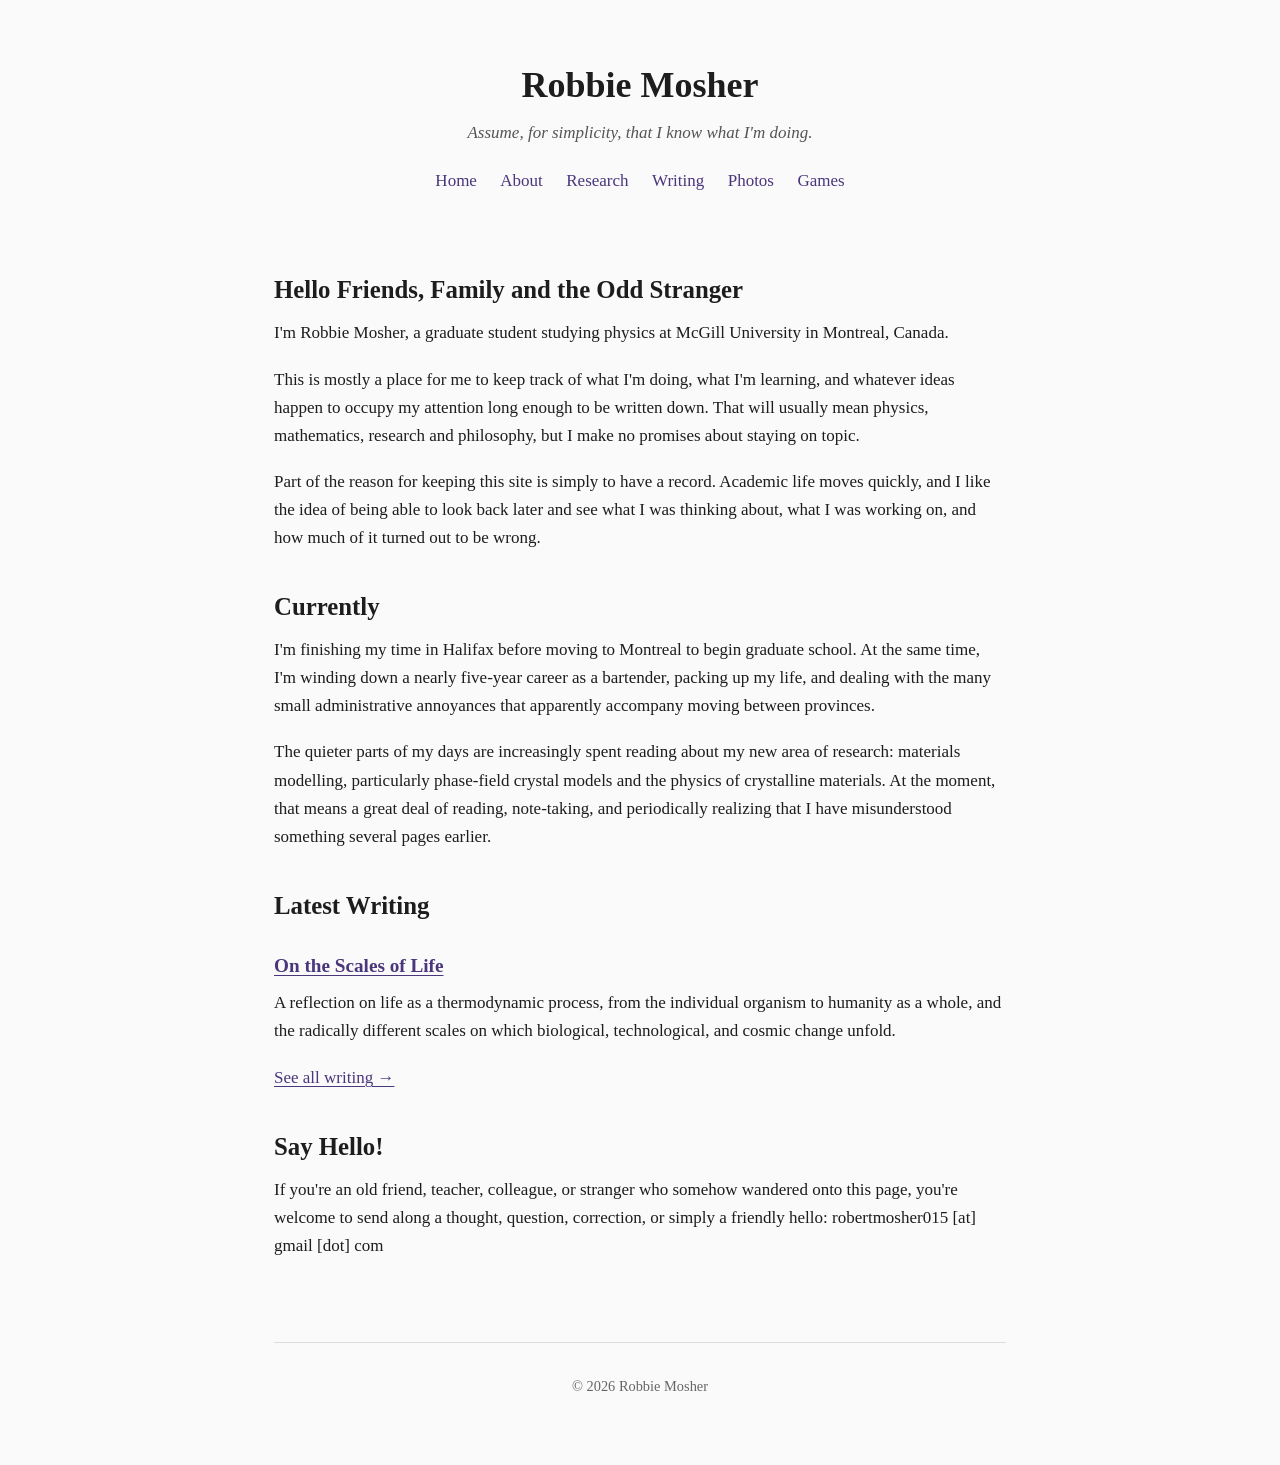
<file: index.html>
<!DOCTYPE html>
<html lang="en">

<head>
    <meta charset="UTF-8">
    <meta name="viewport" content="width=device-width, initial-scale=1.0">

    <title>Robbie Mosher</title>

    <link rel="stylesheet" href="style.css">
</head>

<body>

<header>
    <h1>Robbie Mosher</h1>
    <p><em>Assume, for simplicity, that I know what I'm doing.</em></p>

    <nav>
        <a href="index.html">Home</a>
        <a href="about.html">About</a>
        <a href="research.html">Research</a>
        <a href="writing.html">Writing</a>
        <a href="photos.html">Photos</a>
        <a href="games.html">Games</a>
    </nav>
</header>

<main>

    <h2>Hello Friends, Family and the Odd Stranger</h2>

    <p>
        I'm Robbie Mosher, a graduate student studying physics at McGill
        University in Montreal, Canada.
    </p>

    <p>
        This is mostly a place for me to keep track of what I'm doing,
        what I'm learning, and whatever ideas happen to occupy my attention
        long enough to be written down. That will usually mean physics,
        mathematics, research and philosophy, but I make no promises about
        staying on topic.
    </p>

    <p>
        Part of the reason for keeping this site is simply to have a record.
        Academic life moves quickly, and I like the idea of being able to look
        back later and see what I was thinking about, what I was working on,
        and how much of it turned out to be wrong.
    </p>

    <h2>Currently</h2>

    <p>
        I'm finishing my time in Halifax before moving to Montreal to begin
        graduate school. At the same time, I'm winding down a nearly five-year
        career as a bartender, packing up my life, and dealing with the many
        small administrative annoyances that apparently accompany moving
        between provinces.
    </p>

    <p>
        The quieter parts of my days are increasingly spent reading about my
        new area of research: materials modelling, particularly phase-field
        crystal models and the physics of crystalline materials. At the moment,
        that means a great deal of reading, note-taking, and periodically
        realizing that I have misunderstood something several pages earlier.
    </p>

    <h2>Latest Writing</h2>

    <h3>
        <a href="posts/on_the_scale_of_life.html">On the Scales of Life</a>
    </h3>

    <p>
        A reflection on life as a thermodynamic process, from the individual
        organism to humanity as a whole, and the radically different scales on
        which biological, technological, and cosmic change unfold.
    </p>

    <p>
        <a href="writing.html">See all writing →</a>
    </p>

    <h2>Say Hello!</h2>

    <p>
        If you're an old friend, teacher, colleague, or stranger who somehow
        wandered onto this page, you're welcome to send along a thought,
        question, correction, or simply a friendly hello:
        robertmosher015 [at] gmail [dot] com
    </p>

</main>

<footer>
    <p>© 2026 Robbie Mosher</p>
</footer>

</body>
</html>
</file>
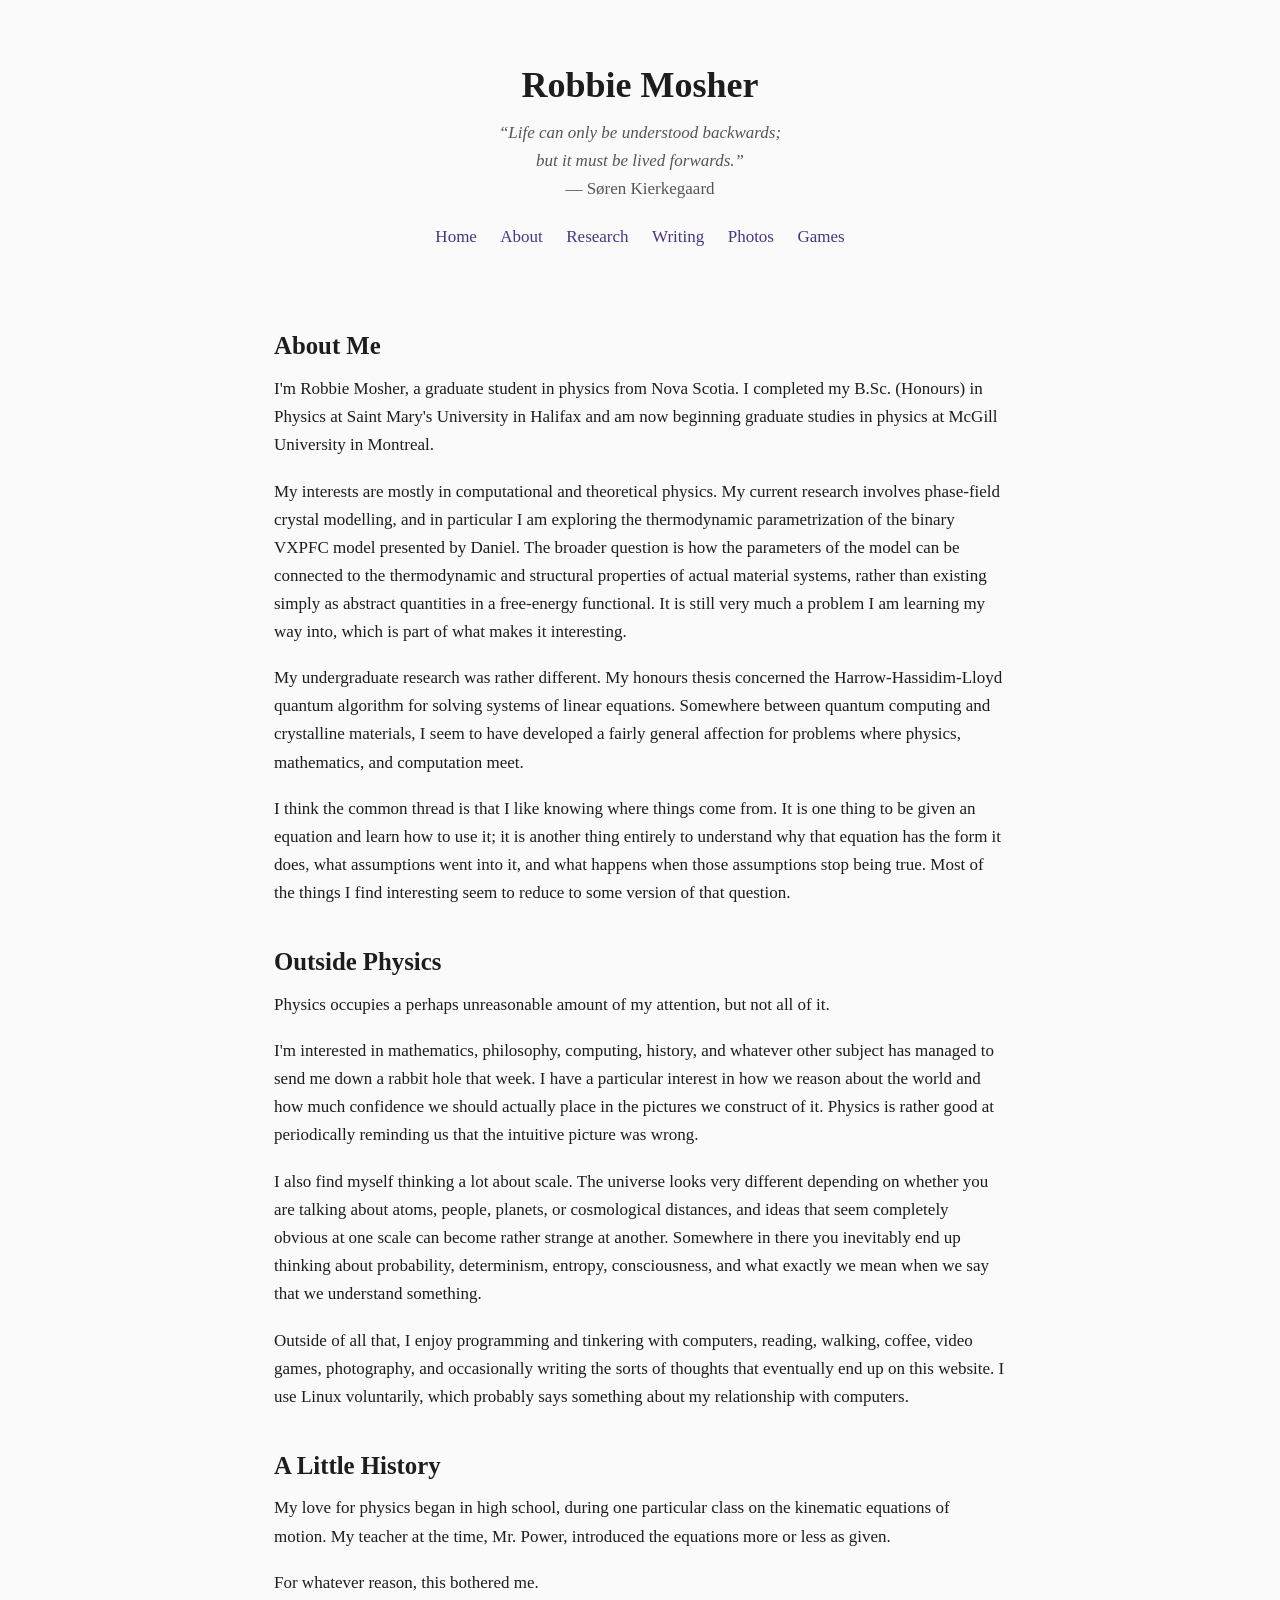
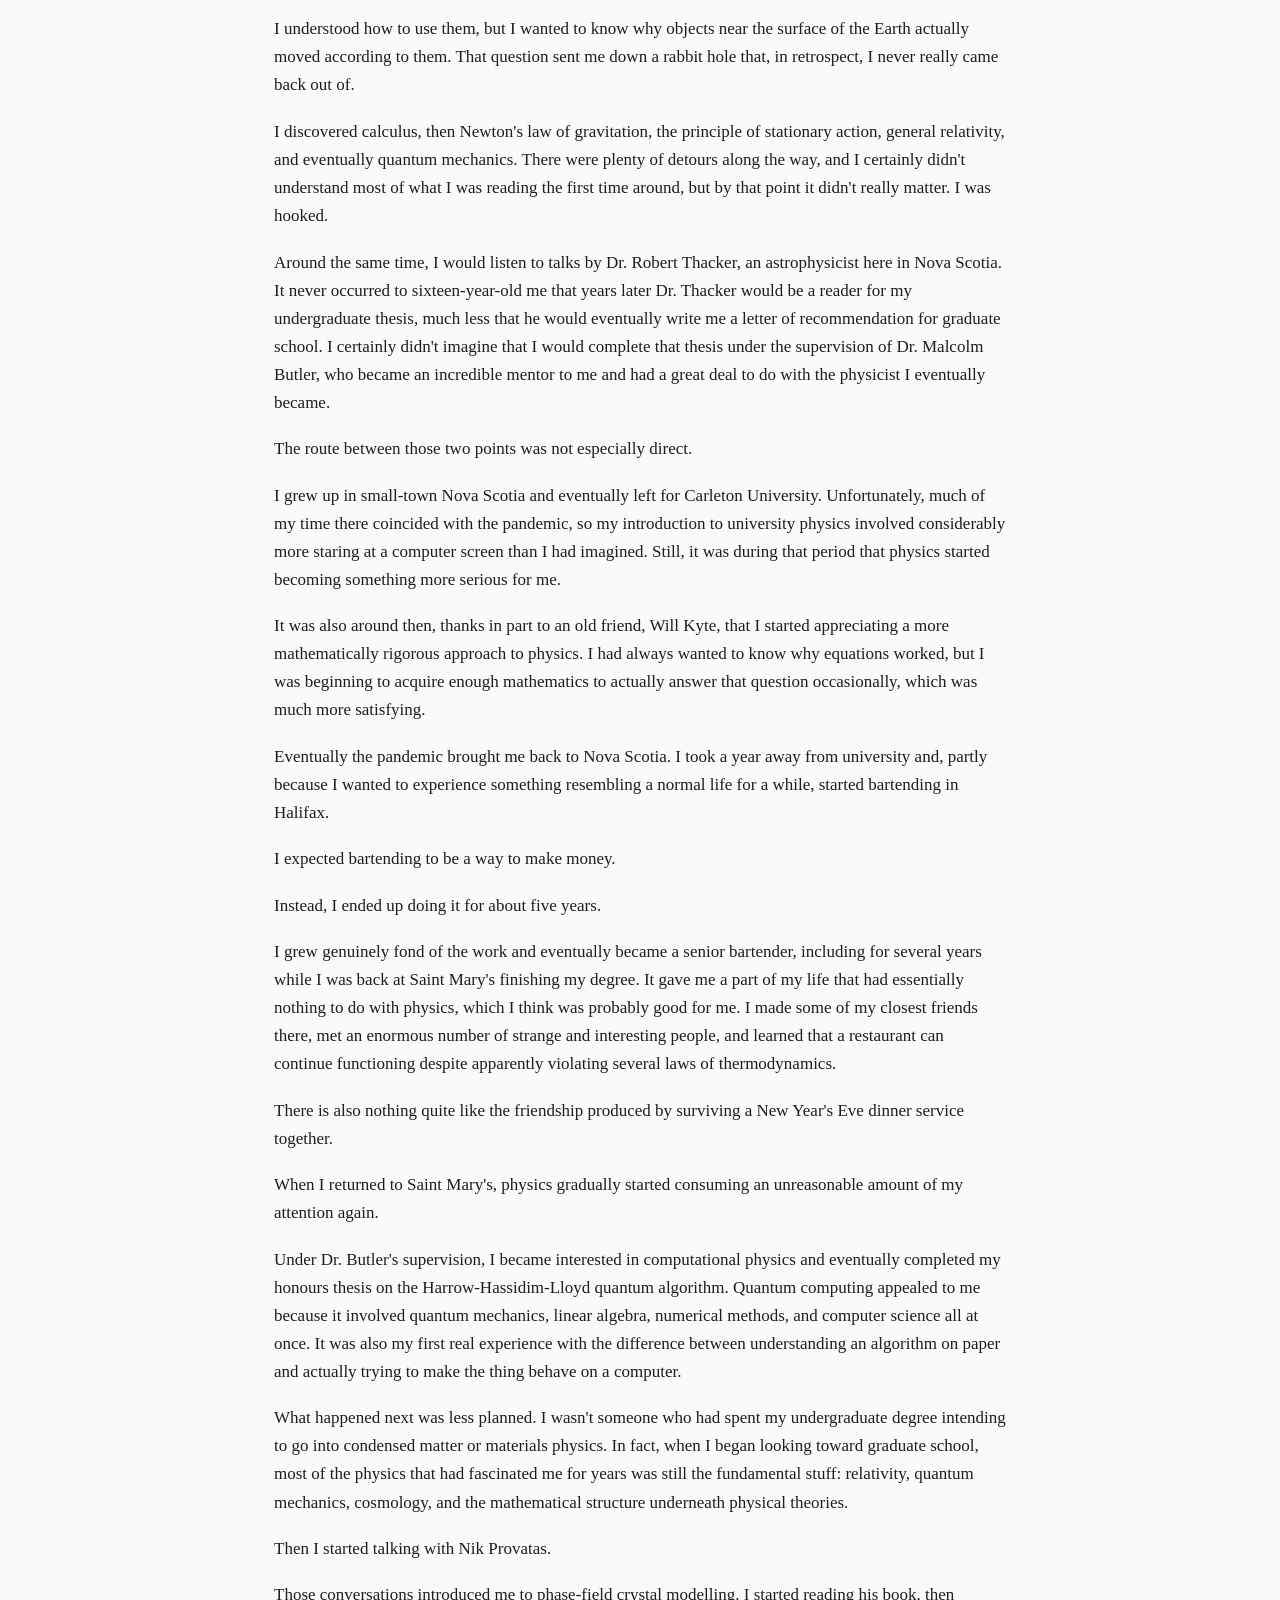
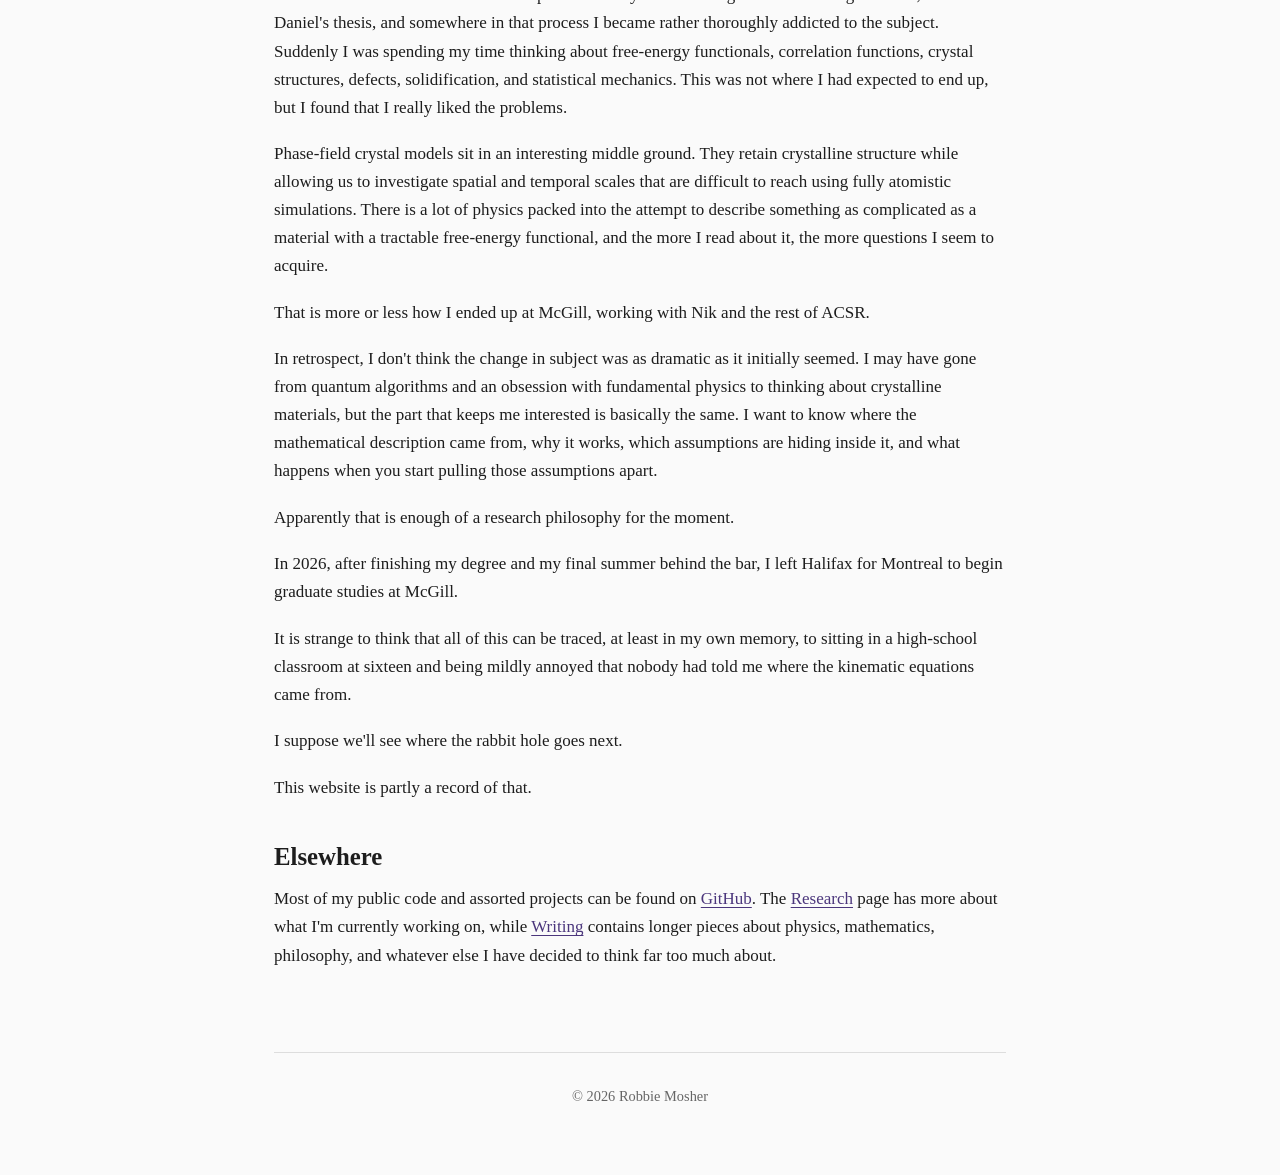
<file: about.html>
<!DOCTYPE html>
<html lang="en">

<head>
    <meta charset="UTF-8">
    <meta name="viewport" content="width=device-width, initial-scale=1.0">

    <title>About - Robbie Mosher</title>

    <link rel="stylesheet" href="style.css">
</head>

<body>

<header>
    <h1>Robbie Mosher</h1>

    <p class="tagline">
        <em>
            “Life can only be understood backwards;<br>
            but it must be lived forwards.”
        </em>
        <br>
        <span class="attribution">— Søren Kierkegaard</span>
    </p>

    <nav>
        <a href="index.html">Home</a>
        <a href="about.html">About</a>
        <a href="research.html">Research</a>
        <a href="writing.html">Writing</a>
        <a href="photos.html">Photos</a>
        <a href="games.html">Games</a>
    </nav>
</header>

<main>

    <h2>About Me</h2>

    <p>
        I'm Robbie Mosher, a graduate student in physics from Nova Scotia.
        I completed my B.Sc. (Honours) in Physics at Saint Mary's University
        in Halifax and am now beginning graduate studies in physics at
        McGill University in Montreal.
    </p>

    <p>
        My interests are mostly in computational and theoretical physics.
        My current research involves phase-field crystal modelling, and in
        particular I am exploring the thermodynamic parametrization of the
        binary VXPFC model presented by Daniel. The broader question is how
        the parameters of the model can be connected to the thermodynamic
        and structural properties of actual material systems, rather than
        existing simply as abstract quantities in a free-energy functional.
        It is still very much a problem I am learning my way into, which is
        part of what makes it interesting.
    </p>

    <p>
        My undergraduate research was rather different. My honours thesis
        concerned the Harrow-Hassidim-Lloyd quantum algorithm for solving
        systems of linear equations. Somewhere between quantum computing
        and crystalline materials, I seem to have developed a fairly general
        affection for problems where physics, mathematics, and computation
        meet.
    </p>

    <p>
        I think the common thread is that I like knowing where things come
        from. It is one thing to be given an equation and learn how to use
        it; it is another thing entirely to understand why that equation has
        the form it does, what assumptions went into it, and what happens
        when those assumptions stop being true. Most of the things I find
        interesting seem to reduce to some version of that question.
    </p>

    <h2>Outside Physics</h2>

    <p>
        Physics occupies a perhaps unreasonable amount of my attention,
        but not all of it.
    </p>

    <p>
        I'm interested in mathematics, philosophy, computing, history, and
        whatever other subject has managed to send me down a rabbit hole
        that week. I have a particular interest in how we reason about the
        world and how much confidence we should actually place in the
        pictures we construct of it. Physics is rather good at periodically
        reminding us that the intuitive picture was wrong.
    </p>

    <p>
        I also find myself thinking a lot about scale. The universe looks
        very different depending on whether you are talking about atoms,
        people, planets, or cosmological distances, and ideas that seem
        completely obvious at one scale can become rather strange at
        another. Somewhere in there you inevitably end up thinking about
        probability, determinism, entropy, consciousness, and what exactly
        we mean when we say that we understand something.
    </p>

    <p>
        Outside of all that, I enjoy programming and tinkering with
        computers, reading, walking, coffee, video games, photography, and
        occasionally writing the sorts of thoughts that eventually end up
        on this website. I use Linux voluntarily, which probably says
        something about my relationship with computers.
    </p>

    <h2>A Little History</h2>

    <p>
        My love for physics began in high school, during one particular
        class on the kinematic equations of motion. My teacher at the time,
        Mr. Power, introduced the equations more or less as given.
    </p>

    <p>
        For whatever reason, this bothered me.
    </p>

    <p>
        I understood how to use them, but I wanted to know why objects near
        the surface of the Earth actually moved according to them. That
        question sent me down a rabbit hole that, in retrospect, I never
        really came back out of.
    </p>

    <p>
        I discovered calculus, then Newton's law of gravitation, the
        principle of stationary action, general relativity, and eventually
        quantum mechanics. There were plenty of detours along the way, and
        I certainly didn't understand most of what I was reading the first
        time around, but by that point it didn't really matter. I was hooked.
    </p>

    <p>
        Around the same time, I would listen to talks by Dr. Robert Thacker,
        an astrophysicist here in Nova Scotia. It never occurred to
        sixteen-year-old me that years later Dr. Thacker would be a reader
        for my undergraduate thesis, much less that he would eventually
        write me a letter of recommendation for graduate school. I certainly
        didn't imagine that I would complete that thesis under the supervision
        of Dr. Malcolm Butler, who became an incredible mentor to me and had
        a great deal to do with the physicist I eventually became.
    </p>

    <p>
        The route between those two points was not especially direct.
    </p>

    <p>
        I grew up in small-town Nova Scotia and eventually left for Carleton
        University. Unfortunately, much of my time there coincided with the
        pandemic, so my introduction to university physics involved
        considerably more staring at a computer screen than I had imagined.
        Still, it was during that period that physics started becoming
        something more serious for me.
    </p>

    <p>
        It was also around then, thanks in part to an old friend, Will Kyte,
        that I started appreciating a more mathematically rigorous approach
        to physics. I had always wanted to know why equations worked, but I
        was beginning to acquire enough mathematics to actually answer that
        question occasionally, which was much more satisfying.
    </p>

    <p>
        Eventually the pandemic brought me back to Nova Scotia. I took a year
        away from university and, partly because I wanted to experience
        something resembling a normal life for a while, started bartending
        in Halifax.
    </p>

    <p>
        I expected bartending to be a way to make money.
    </p>

    <p>
        Instead, I ended up doing it for about five years.
    </p>

    <p>
        I grew genuinely fond of the work and eventually became a senior
        bartender, including for several years while I was back at Saint
        Mary's finishing my degree. It gave me a part of my life that had
        essentially nothing to do with physics, which I think was probably
        good for me. I made some of my closest friends there, met an enormous
        number of strange and interesting people, and learned that a
        restaurant can continue functioning despite apparently violating
        several laws of thermodynamics.
    </p>

    <p>
        There is also nothing quite like the friendship produced by surviving
        a New Year's Eve dinner service together.
    </p>

    <p>
        When I returned to Saint Mary's, physics gradually started consuming
        an unreasonable amount of my attention again.
    </p>

    <p>
        Under Dr. Butler's supervision, I became interested in computational
        physics and eventually completed my honours thesis on the
        Harrow-Hassidim-Lloyd quantum algorithm. Quantum computing appealed
        to me because it involved quantum mechanics, linear algebra,
        numerical methods, and computer science all at once. It was also my
        first real experience with the difference between understanding an
        algorithm on paper and actually trying to make the thing behave on
        a computer.
    </p>

    <p>
        What happened next was less planned. I wasn't someone who had spent
        my undergraduate degree intending to go into condensed matter or
        materials physics. In fact, when I began looking toward graduate
        school, most of the physics that had fascinated me for years was
        still the fundamental stuff: relativity, quantum mechanics,
        cosmology, and the mathematical structure underneath physical
        theories.
    </p>

    <p>
        Then I started talking with Nik Provatas.
    </p>

    <p>
        Those conversations introduced me to phase-field crystal modelling.
        I started reading his book, then Daniel's thesis, and somewhere in
        that process I became rather thoroughly addicted to the subject.
        Suddenly I was spending my time thinking about free-energy
        functionals, correlation functions, crystal structures, defects,
        solidification, and statistical mechanics. This was not where I had
        expected to end up, but I found that I really liked the problems.
    </p>

    <p>
        Phase-field crystal models sit in an interesting middle ground.
        They retain crystalline structure while allowing us to investigate
        spatial and temporal scales that are difficult to reach using fully
        atomistic simulations. There is a lot of physics packed into the
        attempt to describe something as complicated as a material with a
        tractable free-energy functional, and the more I read about it, the
        more questions I seem to acquire.
    </p>

    <p>
        That is more or less how I ended up at McGill, working with Nik and
        the rest of ACSR.
    </p>

    <p>
        In retrospect, I don't think the change in subject was as dramatic
        as it initially seemed. I may have gone from quantum algorithms and
        an obsession with fundamental physics to thinking about crystalline
        materials, but the part that keeps me interested is basically the
        same. I want to know where the mathematical description came from,
        why it works, which assumptions are hiding inside it, and what
        happens when you start pulling those assumptions apart.
    </p>

    <p>
        Apparently that is enough of a research philosophy for the moment.
    </p>

    <p>
        In 2026, after finishing my degree and my final summer behind the bar,
        I left Halifax for Montreal to begin graduate studies at McGill.
    </p>

    <p>
        It is strange to think that all of this can be traced, at least in my
        own memory, to sitting in a high-school classroom at sixteen and being
        mildly annoyed that nobody had told me where the kinematic equations
        came from.
    </p>

    <p>
        I suppose we'll see where the rabbit hole goes next.
    </p>

    <p>
        This website is partly a record of that.
    </p>

    <h2>Elsewhere</h2>

    <p>
        Most of my public code and assorted projects can be found on
        <a href="https://github.com/robbiemosher">GitHub</a>. The
        <a href="research.html">Research</a> page has more about what I'm
        currently working on, while <a href="writing.html">Writing</a>
        contains longer pieces about physics, mathematics, philosophy, and
        whatever else I have decided to think far too much about.
    </p>

</main>

<footer>
    <p>© 2026 Robbie Mosher</p>
</footer>

</body>
</html>
</file>
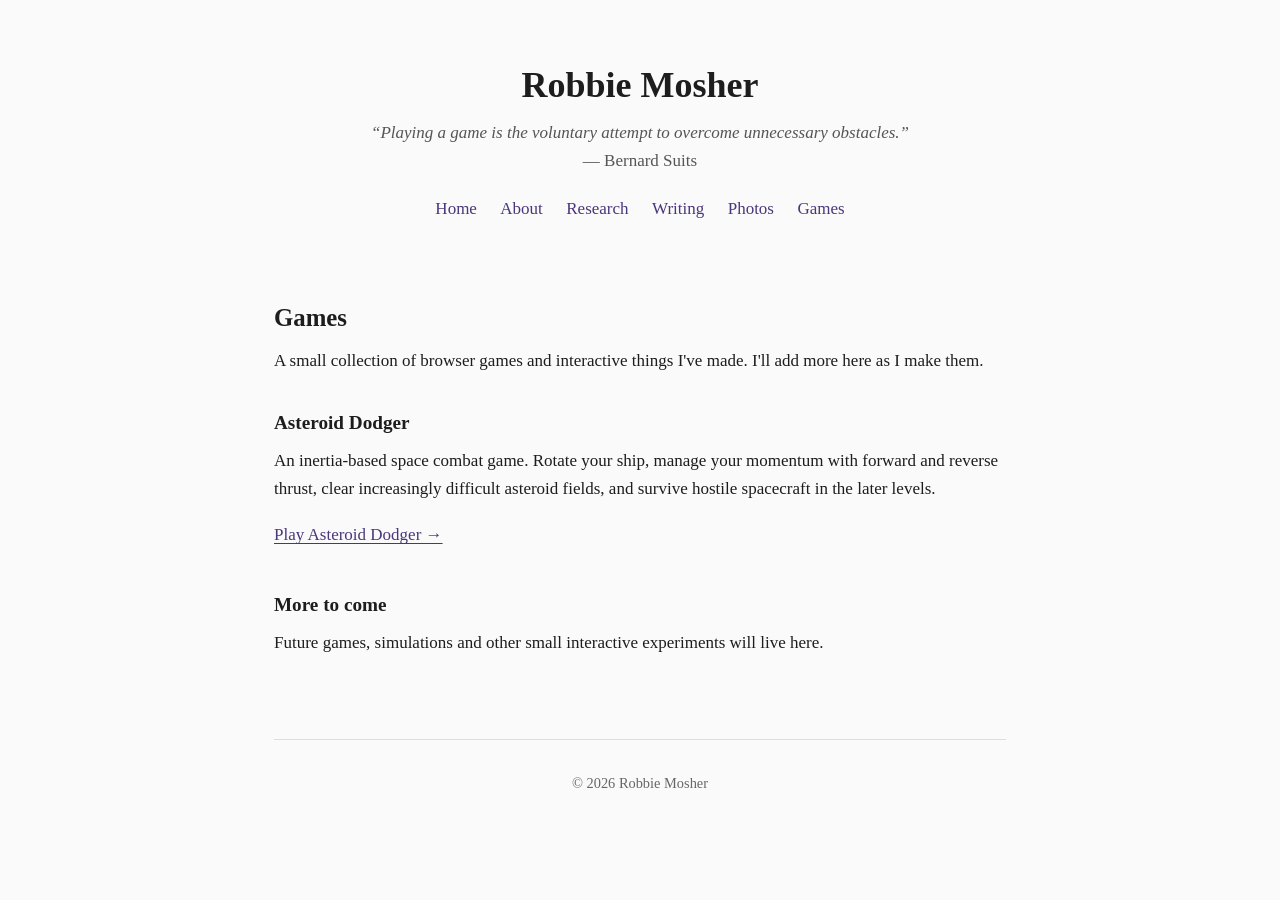
<file: games.html>
<!DOCTYPE html>
<html lang="en">

<head>
    <meta charset="UTF-8">
    <meta name="viewport" content="width=device-width, initial-scale=1.0">

    <title>Games - Robbie Mosher</title>

    <link rel="stylesheet" href="style.css">

    <style>
    .game-entry {
        margin-top: 2rem;
    }

    .future-games {
        margin-top: 2.5rem;
    }
</style>
</head>

<body>

    <header>
    <h1>Robbie Mosher</h1>
    <p class="tagline">
        <em>
            “Playing a game is the voluntary attempt to overcome unnecessary obstacles.”
        </em>
        <br>
        <span class="attribution">— Bernard Suits</span>
    </p>

    <nav>
        <a href="index.html">Home</a>
        <a href="about.html">About</a>
        <a href="research.html">Research</a>
        <a href="writing.html">Writing</a>
        <a href="photos.html">Photos</a>
        <a href="games.html">Games</a>
    </nav>
</header>

    <main>

    <h2>Games</h2>

    <p>
        A small collection of browser games and interactive things I've made.
        I'll add more here as I make them.
    </p>

    <div class="game-entry">
        <h3>Asteroid Dodger</h3>

        <p>
            An inertia-based space combat game. Rotate your ship, manage your
            momentum with forward and reverse thrust, clear increasingly difficult
            asteroid fields, and survive hostile spacecraft in the later levels.
        </p>

        <p>
            <a href="games/asteroid-dodger.html">Play Asteroid Dodger →</a>
        </p>
    </div>

    <div class="future-games">
        <h3>More to come</h3>

        <p>
            Future games, simulations and other small interactive experiments
            will live here.
        </p>
    </div>

</main>

    <footer>
        <p>© 2026 Robbie Mosher</p>
    </footer>

</body>

</html>
</file>
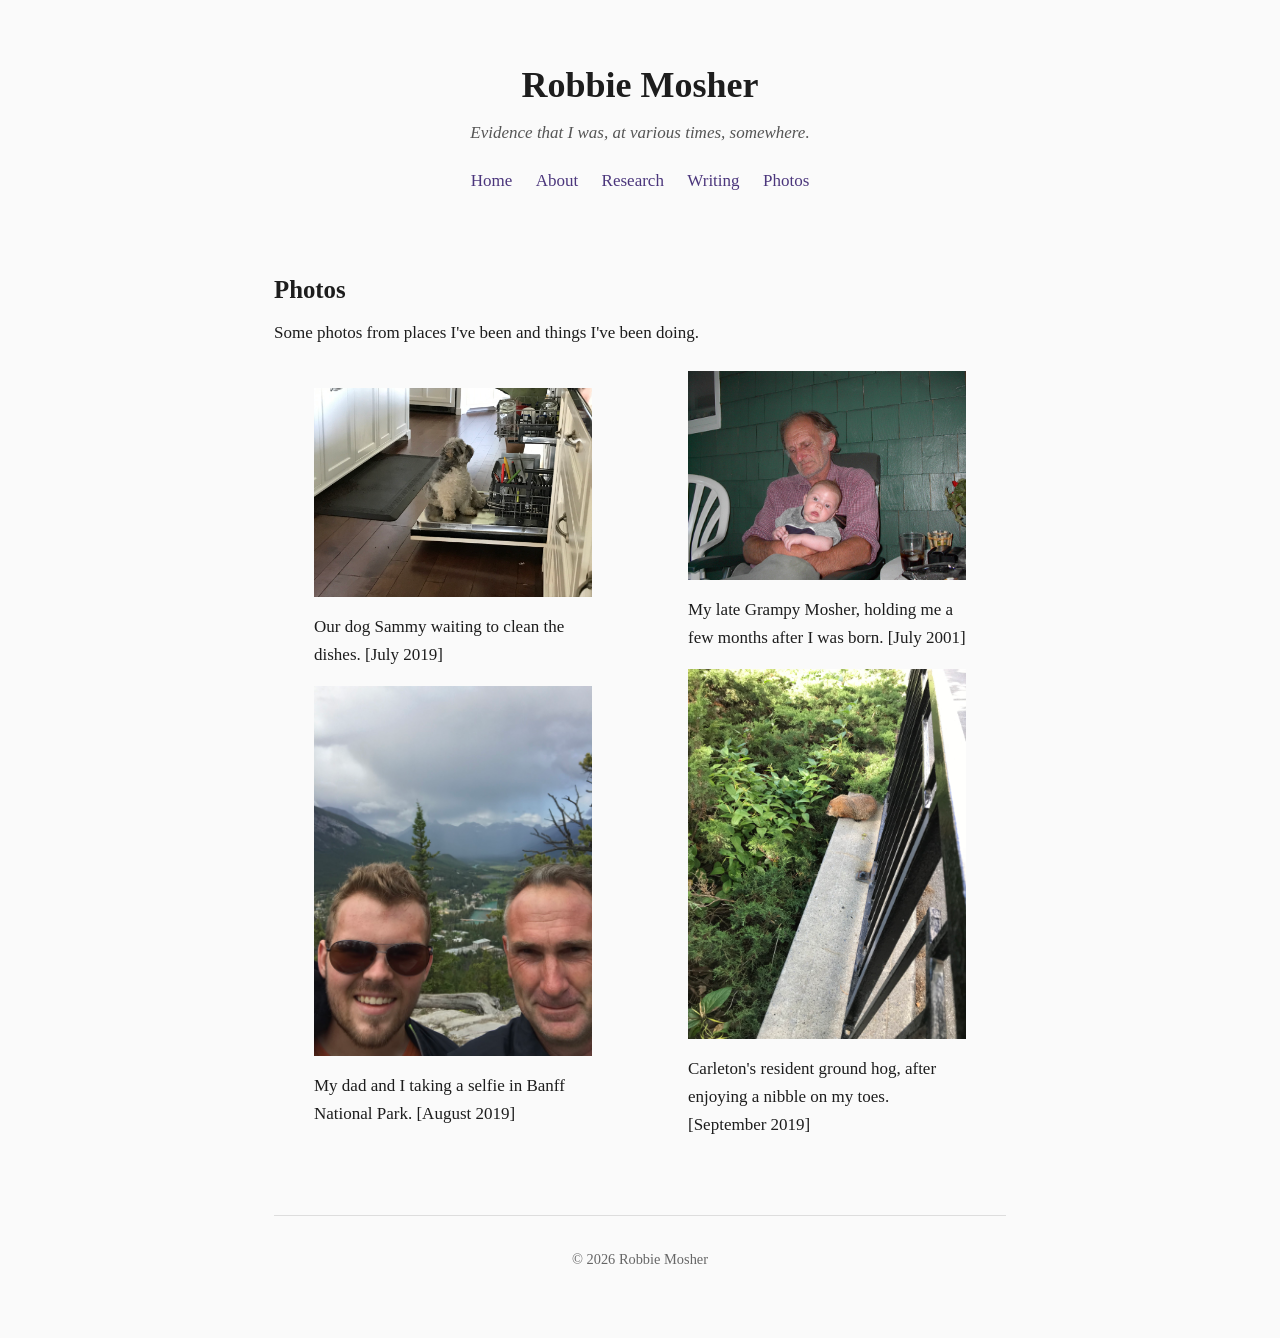
<file: photos.html>
<!DOCTYPE html>
<html lang="en">

<head>
    <meta charset="UTF-8">
    <meta name="viewport" content="width=device-width, initial-scale=1.0">

    <title>Photos - Robbie Mosher</title>

    <link rel="stylesheet" href="style.css">
</head>

<body>

<header>
    <h1>Robbie Mosher</h1>
    <p><em>Evidence that I was, at various times, somewhere.</em></p>

    <nav>
        <a href="index.html">Home</a>
        <a href="about.html">About</a>
        <a href="research.html">Research</a>
        <a href="writing.html">Writing</a>
        <a href="photos.html">Photos</a>
    </nav>
</header>

<main>

    <h2>Photos</h2>

    <p>
        Some photos from places I've been and things I've been doing.
    </p>

    <div class="photo-grid">

        <figure>
            <img src="images/Sammy-Dishwasher.JPG" alt="Sammy sitting on the open dishwasher">
            <figcaption>Our dog Sammy waiting to clean the dishes. [July 2019]</figcaption>
        </figure>

        <figure>
            <img src="images/Dad-Selfie-Banff.JPG" alt="My dad and I in Banff National Park">
            <figcaption>My dad and I taking a selfie in Banff National Park. [August 2019]</figcaption>
        </figure>

        <figure>
            <img src="images/IM000620.JPEG" alt="My Grampy Mosher holding me as a baby">
            <figcaption>My late Grampy Mosher, holding me a few months after I was born. [July 2001]</figcaption>
        </figure>

        <figure>
            <img src="images/20190905_131333909_iOS.JPG" alt="A groundhog at Carleton">
            <figcaption>Carleton's resident ground hog, after enjoying a nibble on my toes. [September 2019]</figcaption>
        </figure>

    </div>

</main>

<footer>
    <p>© 2026 Robbie Mosher</p>
</footer>

</body>
</html>
</file>
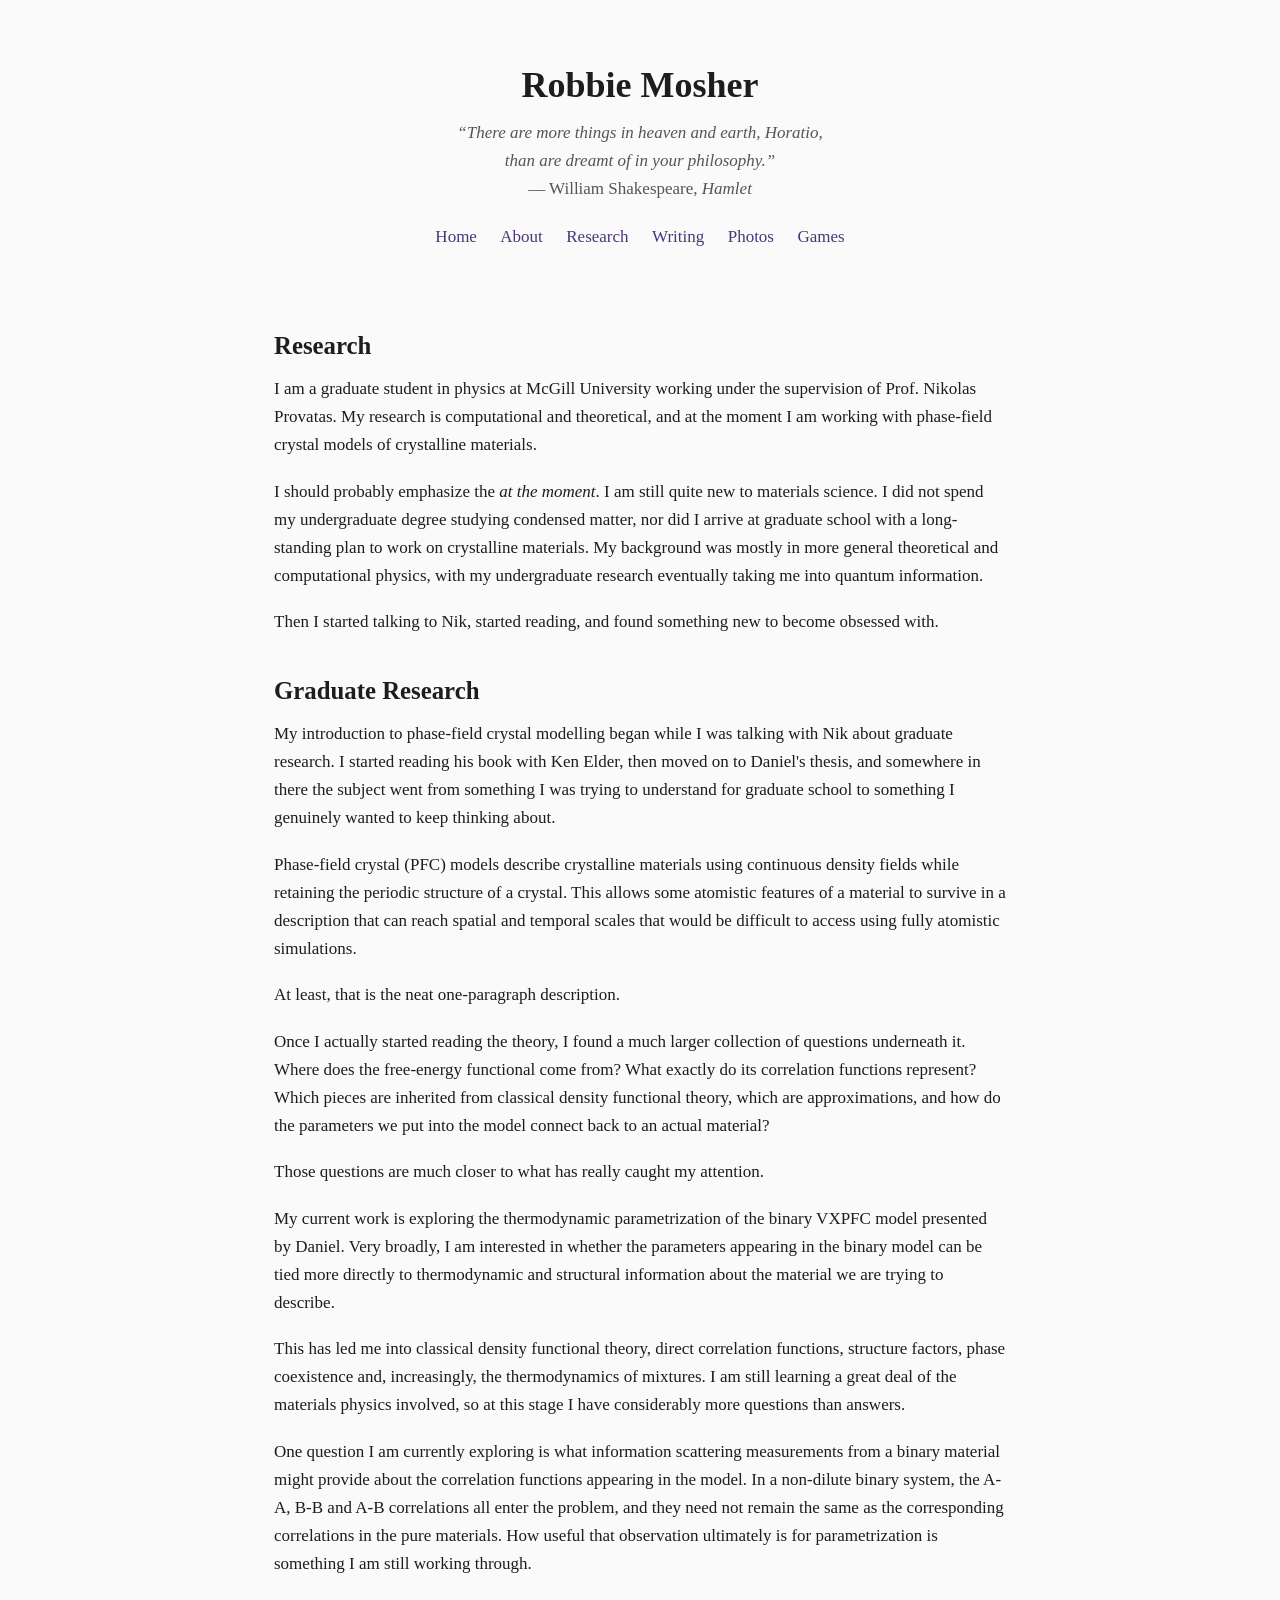
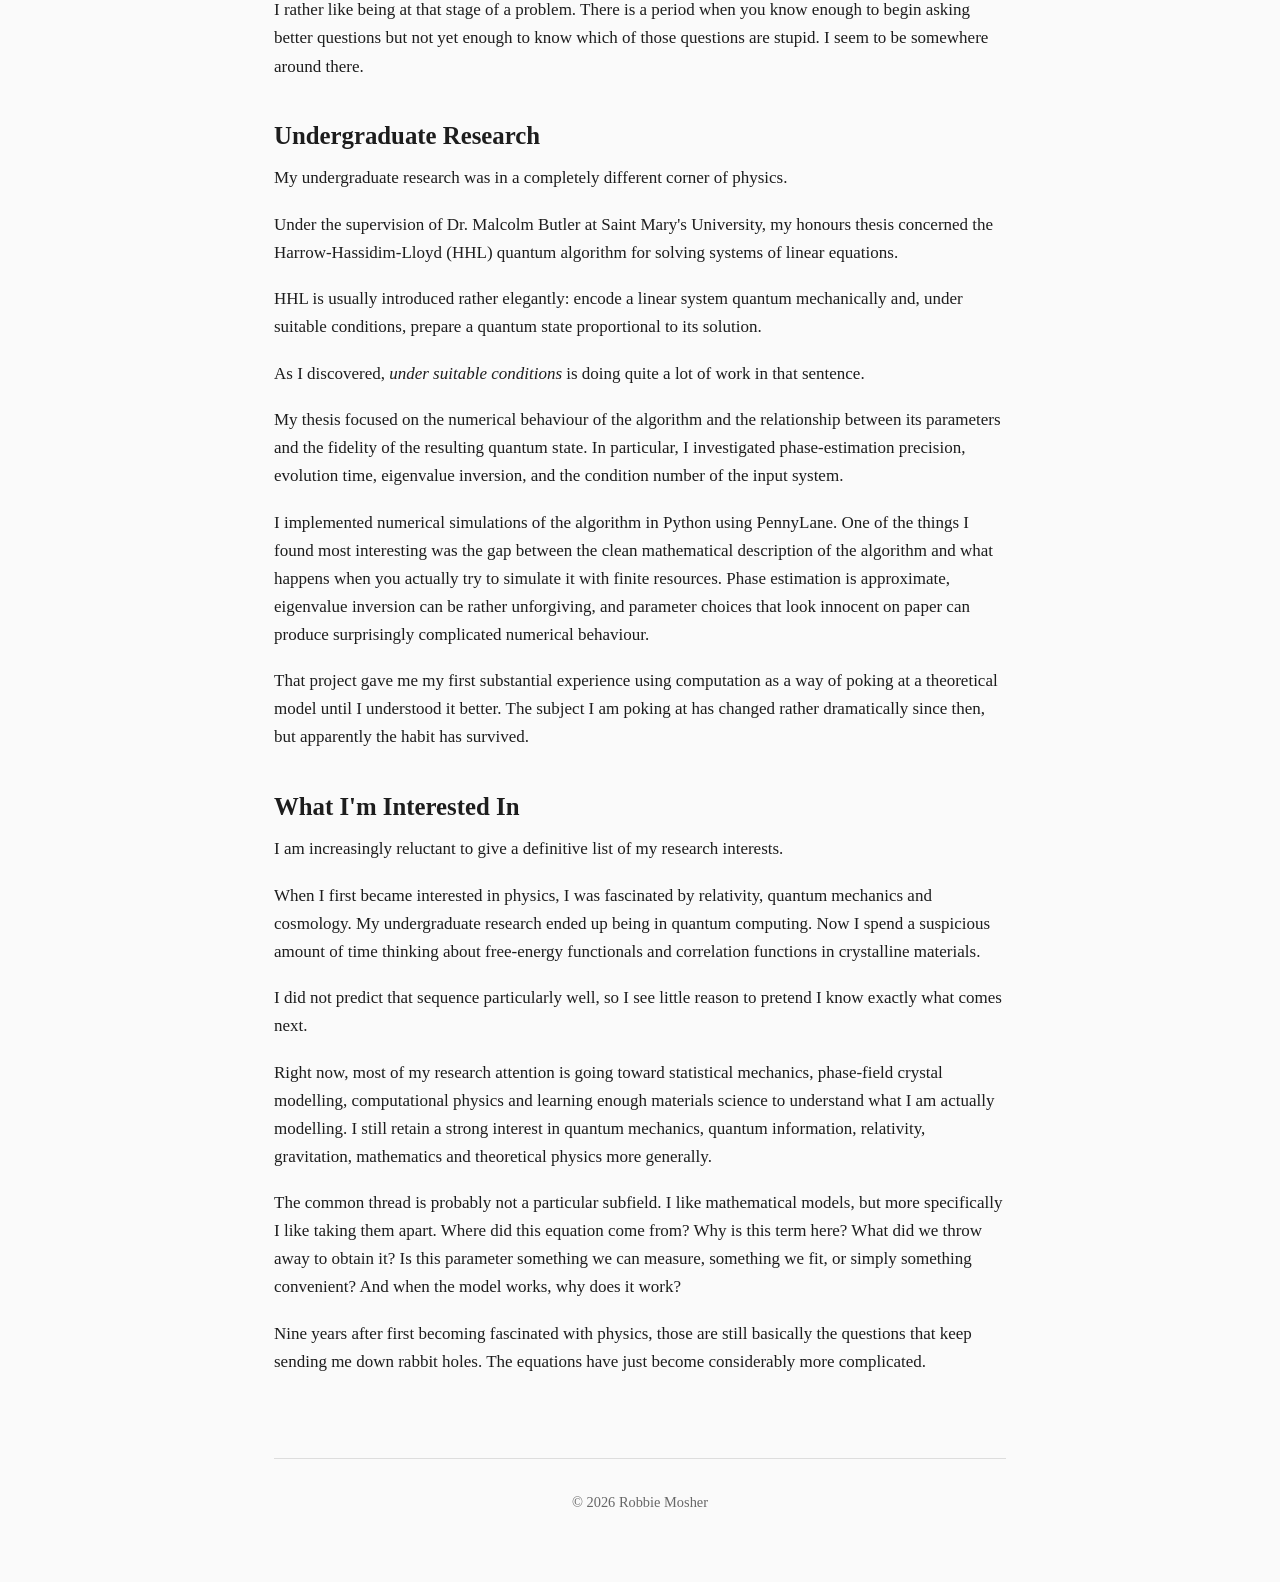
<file: research.html>
<!DOCTYPE html>
<html lang="en">

<head>
    <meta charset="UTF-8">
    <meta name="viewport" content="width=device-width, initial-scale=1.0">

    <title>Research - Robbie Mosher</title>

    <link rel="stylesheet" href="style.css">
</head>

<body>

<header>
    <h1>Robbie Mosher</h1>

    <p class="tagline">
        <em>
            “There are more things in heaven and earth, Horatio,<br>
            than are dreamt of in your philosophy.”
        </em>
        <br>
        <span class="attribution">
            — William Shakespeare, <cite>Hamlet</cite>
        </span>
    </p>

    <nav>
        <a href="index.html">Home</a>
        <a href="about.html">About</a>
        <a href="research.html">Research</a>
        <a href="writing.html">Writing</a>
        <a href="photos.html">Photos</a>
        <a href="games.html">Games</a>
    </nav>
</header>

<main>

    <h2>Research</h2>

    <p>
        I am a graduate student in physics at McGill University working under
        the supervision of Prof. Nikolas Provatas. My research is computational
        and theoretical, and at the moment I am working with phase-field crystal
        models of crystalline materials.
    </p>

    <p>
        I should probably emphasize the <em>at the moment</em>. I am still
        quite new to materials science. I did not spend my undergraduate degree
        studying condensed matter, nor did I arrive at graduate school with a
        long-standing plan to work on crystalline materials. My background was
        mostly in more general theoretical and computational physics, with my
        undergraduate research eventually taking me into quantum information.
    </p>

    <p>
        Then I started talking to Nik, started reading, and found something
        new to become obsessed with.
    </p>


    <h2>Graduate Research</h2>

    <p>
        My introduction to phase-field crystal modelling began while I was
        talking with Nik about graduate research. I started reading his book
        with Ken Elder, then moved on to Daniel's thesis, and somewhere in
        there the subject went from something I was trying to understand for
        graduate school to something I genuinely wanted to keep thinking about.
    </p>

    <p>
        Phase-field crystal (PFC) models describe crystalline materials using
        continuous density fields while retaining the periodic structure of a
        crystal. This allows some atomistic features of a material to survive
        in a description that can reach spatial and temporal scales that would
        be difficult to access using fully atomistic simulations.
    </p>

    <p>
        At least, that is the neat one-paragraph description.
    </p>

    <p>
        Once I actually started reading the theory, I found a much larger
        collection of questions underneath it. Where does the free-energy
        functional come from? What exactly do its correlation functions
        represent? Which pieces are inherited from classical density
        functional theory, which are approximations, and how do the parameters
        we put into the model connect back to an actual material?
    </p>

    <p>
        Those questions are much closer to what has really caught my
        attention.
    </p>

    <p>
        My current work is exploring the thermodynamic parametrization of the
        binary VXPFC model presented by Daniel. Very broadly, I am interested
        in whether the parameters appearing in the binary model can be tied
        more directly to thermodynamic and structural information about the
        material we are trying to describe.
    </p>

    <p>
        This has led me into classical density functional theory, direct
        correlation functions, structure factors, phase coexistence and,
        increasingly, the thermodynamics of mixtures. I am still learning a
        great deal of the materials physics involved, so at this stage I have
        considerably more questions than answers.
    </p>

    <p>
        One question I am currently exploring is what information scattering
        measurements from a binary material might provide about the correlation
        functions appearing in the model. In a non-dilute binary system, the
        A-A, B-B and A-B correlations all enter the problem, and they need not
        remain the same as the corresponding correlations in the pure
        materials. How useful that observation ultimately is for
        parametrization is something I am still working through.
    </p>

    <p>
        I rather like being at that stage of a problem. There is a period when
        you know enough to begin asking better questions but not yet enough to
        know which of those questions are stupid. I seem to be somewhere
        around there.
    </p>


    <h2>Undergraduate Research</h2>

    <p>
        My undergraduate research was in a completely different corner of
        physics.
    </p>

    <p>
        Under the supervision of Dr. Malcolm Butler at Saint Mary's
        University, my honours thesis concerned the Harrow-Hassidim-Lloyd
        (HHL) quantum algorithm for solving systems of linear equations.
    </p>

    <p>
        HHL is usually introduced rather elegantly: encode a linear system
        quantum mechanically and, under suitable conditions, prepare a quantum
        state proportional to its solution.
    </p>

    <p>
        As I discovered, <em>under suitable conditions</em> is doing quite a
        lot of work in that sentence.
    </p>

    <p>
        My thesis focused on the numerical behaviour of the algorithm and the
        relationship between its parameters and the fidelity of the resulting
        quantum state. In particular, I investigated phase-estimation
        precision, evolution time, eigenvalue inversion, and the condition
        number of the input system.
    </p>

    <p>
        I implemented numerical simulations of the algorithm in Python using
        PennyLane. One of the things I found most interesting was the gap
        between the clean mathematical description of the algorithm and what
        happens when you actually try to simulate it with finite resources.
        Phase estimation is approximate, eigenvalue inversion can be rather
        unforgiving, and parameter choices that look innocent on paper can
        produce surprisingly complicated numerical behaviour.
    </p>

    <p>
        That project gave me my first substantial experience using computation
        as a way of poking at a theoretical model until I understood it better.
        The subject I am poking at has changed rather dramatically since then,
        but apparently the habit has survived.
    </p>


    <h2>What I'm Interested In</h2>

    <p>
        I am increasingly reluctant to give a definitive list of my research
        interests.
    </p>

    <p>
        When I first became interested in physics, I was fascinated by
        relativity, quantum mechanics and cosmology. My undergraduate research
        ended up being in quantum computing. Now I spend a suspicious amount
        of time thinking about free-energy functionals and correlation
        functions in crystalline materials.
    </p>

    <p>
        I did not predict that sequence particularly well, so I see little
        reason to pretend I know exactly what comes next.
    </p>

    <p>
        Right now, most of my research attention is going toward statistical
        mechanics, phase-field crystal modelling, computational physics and
        learning enough materials science to understand what I am actually
        modelling. I still retain a strong interest in quantum mechanics,
        quantum information, relativity, gravitation, mathematics and
        theoretical physics more generally.
    </p>

    <p>
        The common thread is probably not a particular subfield. I like
        mathematical models, but more specifically I like taking them apart.
        Where did this equation come from? Why is this term here? What did we
        throw away to obtain it? Is this parameter something we can measure,
        something we fit, or simply something convenient? And when the model
        works, why does it work?
    </p>

    <p>
        Nine years after first becoming fascinated with physics, those are
        still basically the questions that keep sending me down rabbit holes.
        The equations have just become considerably more complicated.
    </p>

</main>

<footer>
    <p>© 2026 Robbie Mosher</p>
</footer>

</body>
</html>
</file>
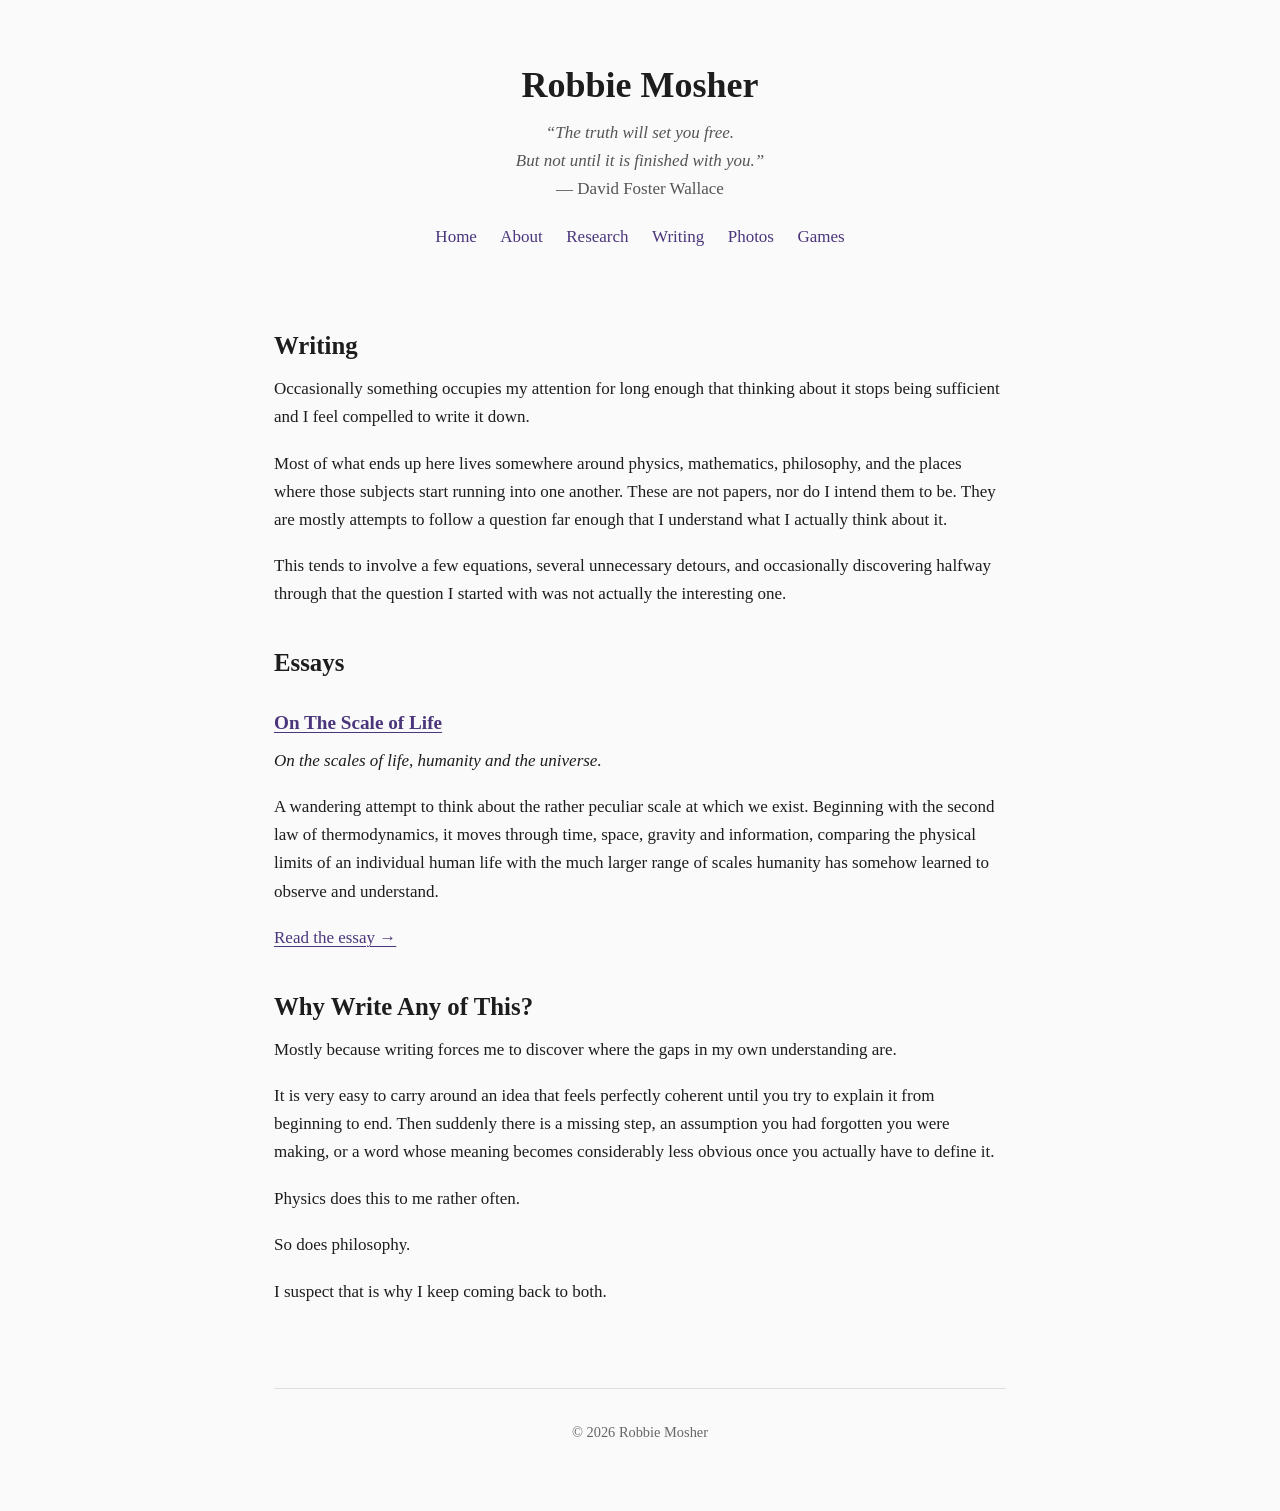
<file: writing.html>
<!DOCTYPE html>
<html lang="en">

<head>
    <meta charset="UTF-8">
    <meta name="viewport" content="width=device-width, initial-scale=1.0">

    <title>Writing - Robbie Mosher</title>

    <link rel="stylesheet" href="style.css">
</head>

<body>

<header>
    <h1>Robbie Mosher</h1>

    <p class="tagline">
        <em>
            “The truth will set you free.<br>
            But not until it is finished with you.”
        </em>
        <br>
        <span class="attribution">— David Foster Wallace</span>
    </p>

    <nav>
        <a href="index.html">Home</a>
        <a href="about.html">About</a>
        <a href="research.html">Research</a>
        <a href="writing.html">Writing</a>
        <a href="photos.html">Photos</a>
        <a href="games.html">Games</a>
    </nav>
</header>

<main>

    <h2>Writing</h2>

    <p>
        Occasionally something occupies my attention for long enough that
        thinking about it stops being sufficient and I feel compelled to
        write it down.
    </p>

    <p>
        Most of what ends up here lives somewhere around physics,
        mathematics, philosophy, and the places where those subjects start
        running into one another. These are not papers, nor do I intend them
        to be. They are mostly attempts to follow a question far enough that
        I understand what I actually think about it.
    </p>

    <p>
        This tends to involve a few equations, several unnecessary detours,
        and occasionally discovering halfway through that the question I
        started with was not actually the interesting one.
    </p>


    <h2>Essays</h2>

    <article class="writing-entry">

        <h3>
            <a href="writing/on-the-scale-of-life.html">
                On The Scale of Life
            </a>
        </h3>

        <p>
            <em>On the scales of life, humanity and the universe.</em>
        </p>

        <p>
            A wandering attempt to think about the rather peculiar scale at
            which we exist. Beginning with the second law of thermodynamics,
            it moves through time, space, gravity and information, comparing
            the physical limits of an individual human life with the much
            larger range of scales humanity has somehow learned to observe
            and understand.
        </p>

        <p>
            <a href="writing/on-the-scale-of-life.html">Read the essay &rarr;</a>
        </p>

    </article>


    <h2>Why Write Any of This?</h2>

    <p>
        Mostly because writing forces me to discover where the gaps in my
        own understanding are.
    </p>

    <p>
        It is very easy to carry around an idea that feels perfectly coherent
        until you try to explain it from beginning to end. Then suddenly there
        is a missing step, an assumption you had forgotten you were making,
        or a word whose meaning becomes considerably less obvious once you
        actually have to define it.
    </p>

    <p>
        Physics does this to me rather often.
    </p>

    <p>
        So does philosophy.
    </p>

    <p>
        I suspect that is why I keep coming back to both.
    </p>

</main>

<footer>
    <p>© 2026 Robbie Mosher</p>
</footer>

</body>
</html>
</file>
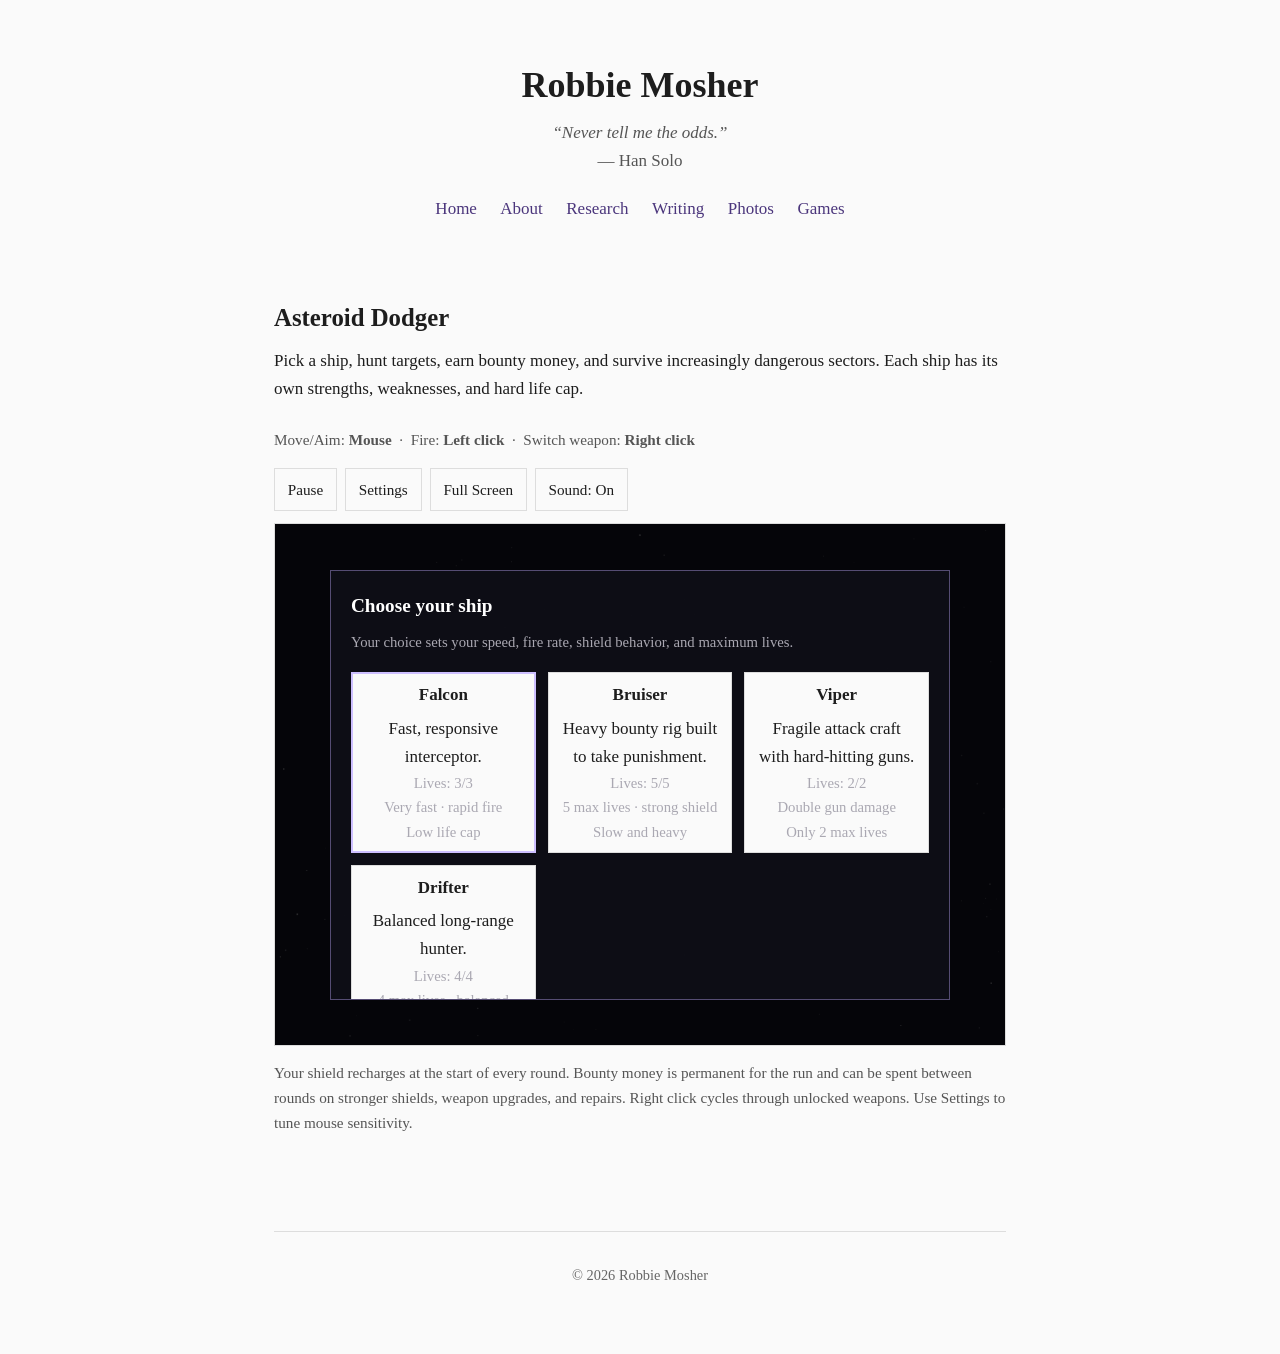
<file: games/asteroid-dodger.html>
<!DOCTYPE html>
<html lang="en">

<head>
    <meta charset="UTF-8">
    <meta name="viewport" content="width=device-width, initial-scale=1.0">

    <title>Asteroid Dodger - Robbie Mosher</title>

    <link rel="stylesheet" href="../style.css">

    <style>
        .game-shell {
            margin: 1.5rem 0 2rem;
        }

        .game-toolbar {
            display: flex;
            justify-content: space-between;
            align-items: center;
            gap: 1rem;
            margin-bottom: 0.75rem;
            font-size: 0.95rem;
            color: #555;
            flex-wrap: wrap;
        }

        .game-toolbar .button-row {
            display: flex;
            gap: 0.5rem;
            flex-wrap: wrap;
        }

        .game-toolbar button,
        .overlay-panel button {
            border: 1px solid #ddd;
            background: #fafafa;
            color: #1d1d1d;
            padding: 0.5rem 0.8rem;
            font: inherit;
            cursor: pointer;
        }

        .game-toolbar button:hover,
        .overlay-panel button:hover {
            border-color: #4b367c;
            color: #4b367c;
        }

        .canvas-wrap {
            position: relative;
            width: 100%;
            aspect-ratio: 7 / 5;
            overflow: hidden;
            border: 1px solid #ddd;
            background: #050509;
        }

        .canvas-wrap:fullscreen,
        .canvas-wrap:-webkit-full-screen {
            width: 100vw !important;
            height: 100vh !important;
            max-width: none !important;
            max-height: none !important;
            aspect-ratio: auto !important;
            border: 0;
            background: #050509;
        }

        .canvas-wrap:fullscreen #game,
        .canvas-wrap:-webkit-full-screen #game {
            width: 100vw !important;
            height: 100vh !important;
        }

        #game {
            display: block;
            width: 100%;
            height: 100%;
            cursor: crosshair;
            touch-action: none;
        }

        .overlay-panel {
            position: absolute;
            inset: 0;
            display: none;
            place-items: center;
            background: rgba(5, 5, 9, 0.82);
            z-index: 5;
            padding: 1rem;
        }

        .overlay-panel.open {
            display: grid;
        }

        .panel-card {
            width: min(620px, 92%);
            max-height: 88%;
            overflow: auto;
            padding: 1.2rem 1.25rem;
            background: rgba(14, 14, 22, 0.98);
            border: 1px solid #554c73;
            color: #fff;
        }

        .panel-card h3 {
            margin-top: 0;
        }

        .ship-grid,
        .shop-grid {
            display: grid;
            grid-template-columns: repeat(auto-fit, minmax(175px, 1fr));
            gap: 0.75rem;
            margin: 1rem 0;
        }

        .ship-card,
        .shop-card {
            border: 1px solid #454052;
            padding: 0.85rem;
            background: rgba(255, 255, 255, 0.03);
        }

        .ship-card.selected {
            border-color: #cdbfff;
            box-shadow: 0 0 0 1px #cdbfff inset;
        }

        .ship-card strong,
        .shop-card strong {
            display: block;
            margin-bottom: 0.35rem;
        }

        .muted {
            color: #aaa8b2;
            font-size: 0.92rem;
        }

        .game-help {
            margin-top: 0.85rem;
            color: #555;
            font-size: 0.95rem;
        }

        @media (max-width: 700px) {
            .game-toolbar {
                align-items: flex-start;
                flex-direction: column;
            }
        }
    </style>
</head>

<body>

<header>
    <h1>Robbie Mosher</h1>
    <p class="tagline">
        <em>“Never tell me the odds.”</em>
        <br>
        <span class="attribution">— Han Solo</span>
    </p>

    <nav>
        <a href="../index.html">Home</a>
        <a href="../about.html">About</a>
        <a href="../research.html">Research</a>
        <a href="../writing.html">Writing</a>
        <a href="../photos.html">Photos</a>
        <a href="../games.html">Games</a>
    </nav>
</header>

<main>

    <h2>Asteroid Dodger</h2>

    <p>
        Pick a ship, hunt targets, earn bounty money, and survive increasingly dangerous sectors.
        Each ship has its own strengths, weaknesses, and hard life cap.
    </p>

    <div class="game-shell">
        <div class="game-toolbar">
            <span>
                Move/Aim: <strong>Mouse</strong>
                &nbsp;·&nbsp;
                Fire: <strong>Left click</strong>
                &nbsp;·&nbsp;
                Switch weapon: <strong>Right click</strong>
            </span>

            <div class="button-row">
                <button id="pauseButton" type="button">Pause</button>
                <button id="settingsButton" type="button">Settings</button>
                <button id="fullscreenButton" type="button">Full Screen</button>
                <button id="soundButton" type="button">Sound: On</button>
            </div>
        </div>

        <div class="canvas-wrap" id="canvasWrap">
            <canvas
                id="game"
                width="1120"
                height="800"
                aria-label="Asteroid Dodger game">
            </canvas>

            <div class="overlay-panel open" id="startPanel">
                <div class="panel-card">
                    <h3>Choose your ship</h3>
                    <p class="muted">Your choice sets your speed, fire rate, shield behavior, and maximum lives.</p>
                    <div class="ship-grid" id="shipGrid"></div>
                    <button id="startButton" type="button">Start Hunt</button>
                </div>
            </div>

            <div class="overlay-panel" id="pausePanel">
                <div class="panel-card">
                    <h3>Paused</h3>
                    <p class="muted">The sector is frozen.</p>
                    <button id="resumeButton" type="button">Resume</button>
                </div>
            </div>

            <div class="overlay-panel" id="settingsPanel">
                <div class="panel-card">
                    <h3>Settings</h3>
                    <p class="muted">Adjust flight feel without leaving the game.</p>

                    <label for="sensitivityRange">
                        Mouse sensitivity:
                        <strong id="sensitivityValue">1.00×</strong>
                    </label>
                    <input
                        id="sensitivityRange"
                        type="range"
                        min="0.40"
                        max="2.00"
                        step="0.05"
                        value="1.00"
                        style="width: 100%; margin: 0.8rem 0 1.1rem;"
                    >

                    <button id="closeSettingsButton" type="button">Back</button>
                </div>
            </div>

            <div class="overlay-panel" id="shopPanel">
                <div class="panel-card">
                    <h3>Round Cleared</h3>
                    <p id="rewardText"></p>
                    <div class="shop-grid" id="shopGrid"></div>
                    <button id="nextRoundButton" type="button">Next Round</button>
                </div>
            </div>
        </div>

        <p class="game-help">
            Your shield recharges at the start of every round. Bounty money is permanent for the run and can be spent
            between rounds on stronger shields, weapon upgrades, and repairs. Right click cycles through unlocked weapons.
            Use Settings to tune mouse sensitivity.
        </p>
    </div>

</main>

<footer>
    <p>© 2026 Robbie Mosher</p>
</footer>

<script>
"use strict";

const canvas = document.getElementById("game");
const ctx = canvas.getContext("2d");
const canvasWrap = document.getElementById("canvasWrap");

const pauseButton = document.getElementById("pauseButton");
const settingsButton = document.getElementById("settingsButton");
const fullscreenButton = document.getElementById("fullscreenButton");
const soundButton = document.getElementById("soundButton");

const startPanel = document.getElementById("startPanel");
const pausePanel = document.getElementById("pausePanel");
const settingsPanel = document.getElementById("settingsPanel");
const shopPanel = document.getElementById("shopPanel");
const shipGrid = document.getElementById("shipGrid");
const shopGrid = document.getElementById("shopGrid");
const startButton = document.getElementById("startButton");
const resumeButton = document.getElementById("resumeButton");
const closeSettingsButton = document.getElementById("closeSettingsButton");
const nextRoundButton = document.getElementById("nextRoundButton");
const rewardText = document.getElementById("rewardText");
const sensitivityRange = document.getElementById("sensitivityRange");
const sensitivityValue = document.getElementById("sensitivityValue");

const WIDTH = canvas.width;
const HEIGHT = canvas.height;

const SHIPS = {
    falcon: {
        name: "Falcon",
        description: "Fast, responsive interceptor.",
        maxLives: 3,
        startLives: 3,
        thrust: 470,
        maxSpeed: 520,
        turnResponsiveness: 7.5,
        fireRate: 0.14,
        shieldBase: 1,
        weaponDamage: 1,
        radius: 17,
        color: "#f4f1ff",
        accent: "#bcaef0",
        pros: "Very fast · rapid fire",
        cons: "Low life cap"
    },
    bruiser: {
        name: "Bruiser",
        description: "Heavy bounty rig built to take punishment.",
        maxLives: 5,
        startLives: 5,
        thrust: 330,
        maxSpeed: 390,
        turnResponsiveness: 4.7,
        fireRate: 0.22,
        shieldBase: 2,
        weaponDamage: 1,
        radius: 21,
        color: "#f2dfc7",
        accent: "#d39a59",
        pros: "5 max lives · strong shield",
        cons: "Slow and heavy"
    },
    viper: {
        name: "Viper",
        description: "Fragile attack craft with hard-hitting guns.",
        maxLives: 2,
        startLives: 2,
        thrust: 420,
        maxSpeed: 470,
        turnResponsiveness: 6.6,
        fireRate: 0.18,
        shieldBase: 1,
        weaponDamage: 2,
        radius: 16,
        color: "#ffe2e2",
        accent: "#e96c6c",
        pros: "Double gun damage",
        cons: "Only 2 max lives"
    },
    drifter: {
        name: "Drifter",
        description: "Balanced long-range hunter.",
        maxLives: 4,
        startLives: 4,
        thrust: 390,
        maxSpeed: 440,
        turnResponsiveness: 5.8,
        fireRate: 0.19,
        shieldBase: 1,
        weaponDamage: 1,
        radius: 18,
        color: "#dff7ff",
        accent: "#6dc4dc",
        pros: "4 max lives · balanced",
        cons: "No standout specialty"
    }
};

const LEVELS = [
    { asteroids: 6, asteroidSpeed: 0.85, enemies: 0, bounty: 120 },
    { asteroids: 7, asteroidSpeed: 0.95, enemies: 0, bounty: 150 },
    { asteroids: 8, asteroidSpeed: 1.05, enemies: 0, bounty: 180 },
    { asteroids: 8, asteroidSpeed: 1.18, enemies: 0, bounty: 220 },
    { asteroids: 8, asteroidSpeed: 1.32, enemies: 0, bounty: 260 },
    { asteroids: 7, asteroidSpeed: 1.45, enemies: 0, bounty: 320 },
    { asteroids: 4, asteroidSpeed: 1.65, enemies: 1, bounty: 400 },
    { asteroids: 4, asteroidSpeed: 1.82, enemies: 2, bounty: 500 },
    { asteroids: 4, asteroidSpeed: 2.00, enemies: 3, bounty: 650 }
];

const WEAPONS = [
    {
        id: "pulse",
        name: "Pulse Cannon",
        speed: 720,
        cooldownFactor: 1,
        damageFactor: 1,
        pellets: 1,
        spread: 0
    },
    {
        id: "scatter",
        name: "Scatter Gun",
        speed: 640,
        cooldownFactor: 1.35,
        damageFactor: 0.85,
        pellets: 3,
        spread: 0.12
    },
    {
        id: "rail",
        name: "Rail Shot",
        speed: 980,
        cooldownFactor: 1.8,
        damageFactor: 2.2,
        pellets: 1,
        spread: 0
    }
];

let selectedShipId = "falcon";
let player;
let asteroids = [];
let bullets = [];
let enemyShips = [];
let enemyBullets = [];
let particles = [];
let stars = [];

let level = 0;
let score = 0;
let money = 0;
let gameOver = false;
let victory = false;
let paused = false;
let started = false;
let inShop = false;
let soundEnabled = true;
let mouseSensitivity = Number(localStorage.getItem("asteroidDodgerMouseSensitivity")) || 1;
let lastTime = performance.now();
let elapsed = 0;
let levelElapsed = 0;
let levelTransition = 0;
let screenShake = 0;
let shieldUpgrade = 0;
let shieldHits = 0;
let weaponUpgrade = 0;
let unlockedWeapons = ["pulse"];
let weaponIndex = 0;
let highScore = Number(localStorage.getItem("asteroidDodgerHighScore")) || 0;

let mouse = {
    x: WIDTH / 2,
    y: HEIGHT / 2,
    down: false
};

let audioContext = null;

sensitivityRange.value = mouseSensitivity.toFixed(2);
sensitivityValue.textContent = `${mouseSensitivity.toFixed(2)}×`;

function ensureAudio() {
    if (!audioContext) {
        audioContext = new (window.AudioContext || window.webkitAudioContext)();
    }
    if (audioContext.state === "suspended") audioContext.resume();
}

function tone(frequency, duration, volume = 0.04, type = "square", endFrequency = null) {
    if (!soundEnabled) return;
    ensureAudio();

    const now = audioContext.currentTime;
    const oscillator = audioContext.createOscillator();
    const gain = audioContext.createGain();

    oscillator.type = type;
    oscillator.frequency.setValueAtTime(frequency, now);

    if (endFrequency !== null) {
        oscillator.frequency.exponentialRampToValueAtTime(Math.max(1, endFrequency), now + duration);
    }

    gain.gain.setValueAtTime(volume, now);
    gain.gain.exponentialRampToValueAtTime(0.0001, now + duration);

    oscillator.connect(gain);
    gain.connect(audioContext.destination);
    oscillator.start(now);
    oscillator.stop(now + duration);
}

function makeStars() {
    stars = [];
    for (let i = 0; i < 170; i++) {
        stars.push({
            x: Math.random() * WIDTH,
            y: Math.random() * HEIGHT,
            size: 0.7 + Math.random() * 1.6,
            brightness: 0.25 + Math.random() * 0.75,
            speed: 8 + Math.random() * 22
        });
    }
}

function makeAsteroidShape(points = 10) {
    return Array.from({ length: points }, () => 0.72 + Math.random() * 0.28);
}

function populateShipGrid() {
    shipGrid.innerHTML = "";

    for (const [id, ship] of Object.entries(SHIPS)) {
        const card = document.createElement("button");
        card.type = "button";
        card.className = "ship-card" + (id === selectedShipId ? " selected" : "");
        card.innerHTML = `
            <strong>${ship.name}</strong>
            <div>${ship.description}</div>
            <div class="muted">Lives: ${ship.startLives}/${ship.maxLives}</div>
            <div class="muted">${ship.pros}</div>
            <div class="muted">${ship.cons}</div>
        `;
        card.addEventListener("click", () => {
            selectedShipId = id;
            populateShipGrid();
        });
        shipGrid.appendChild(card);
    }
}

function resetRun() {
    const ship = SHIPS[selectedShipId];

    player = {
        x: WIDTH / 2,
        y: HEIGHT / 2,
        vx: 0,
        vy: 0,
        angle: -Math.PI / 2,
        radius: ship.radius,
        lives: ship.startLives,
        maxLives: ship.maxLives,
        thrust: ship.thrust,
        maxSpeed: ship.maxSpeed,
        turnResponsiveness: ship.turnResponsiveness,
        baseFireRate: ship.fireRate,
        weaponDamage: ship.weaponDamage,
        invulnerable: 0,
        cooldown: 0,
        color: ship.color,
        accent: ship.accent
    };

    asteroids = [];
    bullets = [];
    enemyShips = [];
    enemyBullets = [];
    particles = [];

    level = 0;
    score = 0;
    money = 0;
    gameOver = false;
    victory = false;
    paused = false;
    started = true;
    inShop = false;
    elapsed = 0;
    levelElapsed = 0;
    shieldUpgrade = 0;
    shieldHits = ship.shieldBase;
    weaponUpgrade = 0;
    unlockedWeapons = ["pulse"];
    weaponIndex = 0;
    screenShake = 0;

    startPanel.classList.remove("open");
    pausePanel.classList.remove("open");
    shopPanel.classList.remove("open");

    startLevel();
}

function startLevel() {
    asteroids = [];
    bullets = [];
    enemyShips = [];
    enemyBullets = [];

    const config = LEVELS[level];

    for (let i = 0; i < config.asteroids; i++) spawnAsteroid();
    for (let i = 0; i < config.enemies; i++) spawnEnemyShip();

    player.x = WIDTH / 2;
    player.y = HEIGHT / 2;
    player.vx = 0;
    player.vy = 0;
    player.invulnerable = 1.4;
    shieldHits = SHIPS[selectedShipId].shieldBase + shieldUpgrade;

    levelElapsed = 0;
    levelTransition = 1.8;
    inShop = false;
}

function spawnAsteroid() {
    const config = LEVELS[level];
    const radius = 15 + Math.random() * 26;
    let x, y;

    const edge = Math.floor(Math.random() * 4);
    const speed = (105 + Math.random() * 90) * config.asteroidSpeed;

    if (edge === 0) { x = -radius; y = Math.random() * HEIGHT; }
    else if (edge === 1) { x = WIDTH + radius; y = Math.random() * HEIGHT; }
    else if (edge === 2) { x = Math.random() * WIDTH; y = -radius; }
    else { x = Math.random() * WIDTH; y = HEIGHT + radius; }

    const targetX = WIDTH * (0.25 + Math.random() * 0.5);
    const targetY = HEIGHT * (0.25 + Math.random() * 0.5);
    const angle = Math.atan2(targetY - y, targetX - x) + (Math.random() - 0.5) * 0.55;

    asteroids.push({
        x, y,
        vx: Math.cos(angle) * speed,
        vy: Math.sin(angle) * speed,
        radius,
        health: 1,
        rotation: Math.random() * Math.PI * 2,
        rotationSpeed: (Math.random() - 0.5) * 1.8,
        shape: makeAsteroidShape(9 + Math.floor(Math.random() * 4))
    });
}

function spawnEnemyShip() {
    const edge = Math.floor(Math.random() * 4);
    let x, y;

    if (edge === 0) { x = 40; y = 60 + Math.random() * (HEIGHT - 120); }
    else if (edge === 1) { x = WIDTH - 40; y = 60 + Math.random() * (HEIGHT - 120); }
    else if (edge === 2) { x = 60 + Math.random() * (WIDTH - 120); y = 40; }
    else { x = 60 + Math.random() * (WIDTH - 120); y = HEIGHT - 40; }

    enemyShips.push({
        x, y,
        vx: (Math.random() - 0.5) * 70,
        vy: (Math.random() - 0.5) * 70,
        angle: 0,
        radius: 18,
        speed: 85 + level * 6,
        fireCooldown: 0.6 + Math.random() * 0.8,
        health: 3 + Math.floor(level / 3)
    });
}

function getCurrentWeapon() {
    const id = unlockedWeapons[weaponIndex];
    return WEAPONS.find(w => w.id === id);
}

function switchWeapon() {
    if (!started || paused || inShop || gameOver || victory) return;
    weaponIndex = (weaponIndex + 1) % unlockedWeapons.length;
    tone(420, 0.08, 0.02, "sine", 560);
}

function shoot() {
    if (!started || paused || inShop || gameOver || victory || player.cooldown > 0) return;

    const weapon = getCurrentWeapon();
    const baseDamage = player.weaponDamage + weaponUpgrade * 0.35;

    for (let i = 0; i < weapon.pellets; i++) {
        const spreadOffset = weapon.pellets === 1
            ? 0
            : (i - (weapon.pellets - 1) / 2) * weapon.spread;

        const angle = player.angle + spreadOffset;
        const noseX = player.x + Math.cos(angle) * (player.radius + 9);
        const noseY = player.y + Math.sin(angle) * (player.radius + 9);

        bullets.push({
            x: noseX,
            y: noseY,
            vx: player.vx + Math.cos(angle) * weapon.speed,
            vy: player.vy + Math.sin(angle) * weapon.speed,
            radius: weapon.id === "rail" ? 4 : 3,
            damage: baseDamage * weapon.damageFactor,
            life: weapon.id === "rail" ? 1.25 : 1
        });
    }

    player.cooldown = player.baseFireRate * weapon.cooldownFactor;
    tone(weapon.id === "rail" ? 760 : 520, 0.07, 0.025, "square", 250);
}

function circlesCollide(a, b) {
    const dx = a.x - b.x;
    const dy = a.y - b.y;
    const r = a.radius + b.radius;
    return dx * dx + dy * dy <= r * r;
}

function createExplosion(x, y, amount, speed = 120) {
    for (let i = 0; i < amount; i++) {
        const angle = Math.random() * Math.PI * 2;
        const velocity = 30 + Math.random() * speed;

        particles.push({
            x, y,
            vx: Math.cos(angle) * velocity,
            vy: Math.sin(angle) * velocity,
            life: 0.35 + Math.random() * 0.45,
            maxLife: 0.8,
            size: 1 + Math.random() * 3
        });
    }
}

function damagePlayer() {
    if (player.invulnerable > 0) return;

    if (shieldHits > 0) {
        shieldHits--;
        player.invulnerable = 0.65;
        screenShake = 0.12;
        createExplosion(player.x, player.y, 12, 90);
        tone(320, 0.18, 0.04, "sine", 700);
        return;
    }

    player.lives--;
    player.invulnerable = 1.8;
    screenShake = 0.35;
    createExplosion(player.x, player.y, 25, 190);
    tone(160, 0.35, 0.06, "sawtooth", 55);

    if (player.lives <= 0) {
        gameOver = true;
        if (score > highScore) {
            highScore = score;
            localStorage.setItem("asteroidDodgerHighScore", highScore);
        }
        tone(240, 0.6, 0.04, "triangle", 70);
    }
}

function enemyShoot(enemy) {
    const projectileSpeed = 300 + level * 12;
    const angle = Math.atan2(player.y - enemy.y, player.x - enemy.x);

    enemyBullets.push({
        x: enemy.x + Math.cos(angle) * 22,
        y: enemy.y + Math.sin(angle) * 22,
        vx: Math.cos(angle) * projectileSpeed,
        vy: Math.sin(angle) * projectileSpeed,
        radius: 4
    });
}

function roundReward() {
    const base = LEVELS[level].bounty;
    const target = 35 + level * 4;
    const timeBonus = Math.max(0, Math.round((target - levelElapsed) * 6));
    return base + timeBonus;
}

function openShop() {
    const reward = roundReward();
    money += reward;

    if (level >= LEVELS.length - 1) {
        victory = true;
        if (score > highScore) {
            highScore = score;
            localStorage.setItem("asteroidDodgerHighScore", highScore);
        }
        return;
    }

    inShop = true;
    rewardText.textContent = `Bounty earned: $${reward} · Total cash: $${money}`;
    renderShop();
    shopPanel.classList.add("open");
}

function renderShop() {
    const options = [
        {
            title: "Shield Strength",
            text: `+1 shield hit every round. Current: ${SHIPS[selectedShipId].shieldBase + shieldUpgrade}`,
            cost: 180 + shieldUpgrade * 120,
            buy: () => {
                const cost = 180 + shieldUpgrade * 120;
                if (money < cost) return false;
                money -= cost;
                shieldUpgrade++;
                return true;
            }
        },
        {
            title: "Weapon Tuning",
            text: `Increase all weapon damage. Current level: ${weaponUpgrade}`,
            cost: 220 + weaponUpgrade * 160,
            buy: () => {
                const cost = 220 + weaponUpgrade * 160;
                if (money < cost) return false;
                money -= cost;
                weaponUpgrade++;
                return true;
            }
        },
        {
            title: "Hull Repair",
            text: `Restore 1 life, up to ${player.maxLives}.`,
            cost: 150,
            buy: () => {
                if (money < 150 || player.lives >= player.maxLives) return false;
                money -= 150;
                player.lives++;
                return true;
            }
        },
        {
            title: "Scatter Gun",
            text: unlockedWeapons.includes("scatter") ? "Unlocked." : "Three-shot spread weapon.",
            cost: unlockedWeapons.includes("scatter") ? null : 380,
            buy: () => {
                if (unlockedWeapons.includes("scatter") || money < 380) return false;
                money -= 380;
                unlockedWeapons.push("scatter");
                return true;
            }
        },
        {
            title: "Rail Shot",
            text: unlockedWeapons.includes("rail") ? "Unlocked." : "Slow, powerful, high-velocity shot.",
            cost: unlockedWeapons.includes("rail") ? null : 520,
            buy: () => {
                if (unlockedWeapons.includes("rail") || money < 520) return false;
                money -= 520;
                unlockedWeapons.push("rail");
                return true;
            }
        }
    ];

    shopGrid.innerHTML = "";

    for (const option of options) {
        const card = document.createElement("div");
        card.className = "shop-card";

        const buttonLabel = option.cost === null ? "Owned" : `Buy — $${option.cost}`;
        card.innerHTML = `
            <strong>${option.title}</strong>
            <div class="muted">${option.text}</div>
        `;

        const button = document.createElement("button");
        button.type = "button";
        button.textContent = buttonLabel;
        button.disabled = option.cost === null;
        button.addEventListener("click", () => {
            if (option.buy()) {
                tone(620, 0.12, 0.025, "sine", 880);
                rewardText.textContent = `Cash remaining: $${money}`;
                renderShop();
            } else {
                tone(110, 0.12, 0.025, "square", 80);
            }
        });

        card.appendChild(button);
        shopGrid.appendChild(card);
    }
}

function continueToNextRound() {
    if (!inShop) return;
    shopPanel.classList.remove("open");
    inShop = false;
    level++;
    startLevel();
}

function togglePause(force) {
    if (!started || inShop || gameOver || victory) return;

    paused = typeof force === "boolean" ? force : !paused;

    if (!paused) {
        settingsPanel.classList.remove("open");
    }

    pausePanel.classList.toggle("open", paused && !settingsPanel.classList.contains("open"));
    pauseButton.textContent = paused ? "Resume" : "Pause";
    lastTime = performance.now();
}

function updateMousePosition(event) {
    const rect = canvas.getBoundingClientRect();
    mouse.x = (event.clientX - rect.left) * (WIDTH / rect.width);
    mouse.y = (event.clientY - rect.top) * (HEIGHT / rect.height);
}

function update(delta) {
    if (!started || paused || inShop || gameOver || victory) {
        updateParticles(delta);
        updateStars(delta * 0.3);
        return;
    }

    elapsed += delta;
    levelElapsed += delta;
    updateStars(delta);

    if (levelTransition > 0) levelTransition -= delta;
    if (player.cooldown > 0) player.cooldown -= delta;
    if (player.invulnerable > 0) player.invulnerable -= delta;
    if (screenShake > 0) screenShake -= delta;

    const dx = mouse.x - player.x;
    const dy = mouse.y - player.y;
    const distance = Math.hypot(dx, dy);
    const desiredAngle = Math.atan2(dy, dx);

    let angleDiff = desiredAngle - player.angle;
    while (angleDiff > Math.PI) angleDiff -= Math.PI * 2;
    while (angleDiff < -Math.PI) angleDiff += Math.PI * 2;

    const steeringResponse = player.turnResponsiveness * mouseSensitivity;
    player.angle += angleDiff * Math.min(1, steeringResponse * delta);

    const deadZone = 36 / Math.max(0.5, mouseSensitivity);
    const chaseScale = 180 / Math.max(0.5, mouseSensitivity);
    const thrustAmount = Math.max(0, Math.min(1, (distance - deadZone) / chaseScale));

    if (distance > deadZone) {
        const sensitivityThrust = 0.75 + mouseSensitivity * 0.25;
        player.vx += Math.cos(player.angle) * player.thrust * thrustAmount * sensitivityThrust * delta;
        player.vy += Math.sin(player.angle) * player.thrust * thrustAmount * sensitivityThrust * delta;
    }

    const speed = Math.hypot(player.vx, player.vy);
    if (speed > player.maxSpeed) {
        const scale = player.maxSpeed / speed;
        player.vx *= scale;
        player.vy *= scale;
    }

    const drag = Math.pow(0.992, delta * 60);
    player.vx *= drag;
    player.vy *= drag;

    player.x += player.vx * delta;
    player.y += player.vy * delta;

    player.x = Math.max(player.radius, Math.min(WIDTH - player.radius, player.x));
    player.y = Math.max(player.radius, Math.min(HEIGHT - player.radius, player.y));

    if (mouse.down) shoot();

    for (const bullet of bullets) {
        bullet.x += bullet.vx * delta;
        bullet.y += bullet.vy * delta;
        bullet.life -= delta;
    }
    bullets = bullets.filter(b =>
        b.life > 0 &&
        b.x > -40 && b.x < WIDTH + 40 &&
        b.y > -40 && b.y < HEIGHT + 40
    );

    for (const bullet of enemyBullets) {
        bullet.x += bullet.vx * delta;
        bullet.y += bullet.vy * delta;
    }
    enemyBullets = enemyBullets.filter(b =>
        b.x > -30 && b.x < WIDTH + 30 &&
        b.y > -30 && b.y < HEIGHT + 30
    );

    for (const asteroid of asteroids) {
        asteroid.x += asteroid.vx * delta;
        asteroid.y += asteroid.vy * delta;
        asteroid.rotation += asteroid.rotationSpeed * delta;

        if (asteroid.x < -asteroid.radius) asteroid.x = WIDTH + asteroid.radius;
        if (asteroid.x > WIDTH + asteroid.radius) asteroid.x = -asteroid.radius;
        if (asteroid.y < -asteroid.radius) asteroid.y = HEIGHT + asteroid.radius;
        if (asteroid.y > HEIGHT + asteroid.radius) asteroid.y = -asteroid.radius;
    }

    for (const enemy of enemyShips) {
        const desiredAngle = Math.atan2(player.y - enemy.y, player.x - enemy.x);
        enemy.angle = desiredAngle;
        enemy.vx += Math.cos(desiredAngle) * enemy.speed * 0.45 * delta;
        enemy.vy += Math.sin(desiredAngle) * enemy.speed * 0.45 * delta;

        const enemySpeed = Math.hypot(enemy.vx, enemy.vy);
        if (enemySpeed > enemy.speed) {
            enemy.vx *= enemy.speed / enemySpeed;
            enemy.vy *= enemy.speed / enemySpeed;
        }

        enemy.x += enemy.vx * delta;
        enemy.y += enemy.vy * delta;

        if (enemy.x < 25 || enemy.x > WIDTH - 25) enemy.vx *= -1;
        if (enemy.y < 25 || enemy.y > HEIGHT - 25) enemy.vy *= -1;

        enemy.x = Math.max(25, Math.min(WIDTH - 25, enemy.x));
        enemy.y = Math.max(25, Math.min(HEIGHT - 25, enemy.y));

        enemy.fireCooldown -= delta;
        if (enemy.fireCooldown <= 0) {
            enemyShoot(enemy);
            enemy.fireCooldown = Math.max(0.55, 1.6 - level * 0.08) + Math.random() * 0.7;
        }
    }

    for (let ai = asteroids.length - 1; ai >= 0; ai--) {
        const asteroid = asteroids[ai];

        for (let bi = bullets.length - 1; bi >= 0; bi--) {
            const bullet = bullets[bi];

            if (circlesCollide(asteroid, bullet)) {
                asteroid.health -= bullet.damage;
                bullets.splice(bi, 1);

                if (asteroid.health <= 0) {
                    asteroids.splice(ai, 1);
                    score += 10;
                    money += 5;
                    createExplosion(asteroid.x, asteroid.y, 15, 140);
                    tone(100, 0.20, 0.05, "sawtooth", 35);
                }
                break;
            }
        }
    }

    for (let ei = enemyShips.length - 1; ei >= 0; ei--) {
        const enemy = enemyShips[ei];

        for (let bi = bullets.length - 1; bi >= 0; bi--) {
            const bullet = bullets[bi];

            if (circlesCollide(enemy, bullet)) {
                enemy.health -= bullet.damage;
                bullets.splice(bi, 1);

                if (enemy.health <= 0) {
                    enemyShips.splice(ei, 1);
                    score += 60;
                    money += 35;
                    createExplosion(enemy.x, enemy.y, 25, 180);
                    tone(100, 0.20, 0.05, "sawtooth", 35);
                }
                break;
            }
        }
    }

    if (player.invulnerable <= 0) {
        for (const asteroid of asteroids) {
            if (circlesCollide(
                { x: player.x, y: player.y, radius: player.radius * 0.72 },
                asteroid
            )) {
                damagePlayer();
                break;
            }
        }

        for (let i = enemyBullets.length - 1; i >= 0; i--) {
            const bullet = enemyBullets[i];

            if (circlesCollide(
                { x: player.x, y: player.y, radius: player.radius * 0.7 },
                bullet
            )) {
                enemyBullets.splice(i, 1);
                damagePlayer();
                break;
            }
        }
    }

    updateParticles(delta);

    if (score > highScore) highScore = score;

    if (
        !gameOver &&
        !inShop &&
        levelTransition <= 0 &&
        asteroids.length === 0 &&
        enemyShips.length === 0
    ) {
        score += 100 + level * 25;
        openShop();
    }
}

function updateStars(delta) {
    for (const star of stars) {
        star.y += star.speed * delta;
        if (star.y > HEIGHT) {
            star.y = 0;
            star.x = Math.random() * WIDTH;
        }
    }
}

function updateParticles(delta) {
    for (const particle of particles) {
        particle.x += particle.vx * delta;
        particle.y += particle.vy * delta;
        particle.vx *= Math.pow(0.985, delta * 60);
        particle.vy *= Math.pow(0.985, delta * 60);
        particle.life -= delta;
    }
    particles = particles.filter(p => p.life > 0);
}

function drawBackground() {
    ctx.fillStyle = "#050509";
    ctx.fillRect(0, 0, WIDTH, HEIGHT);

    for (const star of stars) {
        ctx.globalAlpha = star.brightness;
        ctx.fillStyle = "#ffffff";
        ctx.fillRect(star.x, star.y, star.size, star.size);
    }
    ctx.globalAlpha = 1;
}

function drawPlayer() {
    if (!player) return;

    if (
        player.invulnerable > 0 &&
        Math.floor(player.invulnerable * 10) % 2 === 0
    ) return;

    ctx.save();
    ctx.translate(player.x, player.y);
    ctx.rotate(player.angle);

    ctx.fillStyle = player.color;
    ctx.strokeStyle = player.accent;
    ctx.lineWidth = 2;

    const r = player.radius;

    if (selectedShipId === "bruiser") {
        ctx.beginPath();
        ctx.moveTo(r + 7, 0);
        ctx.lineTo(4, -r);
        ctx.lineTo(-r + 2, -r * 0.65);
        ctx.lineTo(-r - 5, 0);
        ctx.lineTo(-r + 2, r * 0.65);
        ctx.lineTo(4, r);
        ctx.closePath();
    } else if (selectedShipId === "viper") {
        ctx.beginPath();
        ctx.moveTo(r + 9, 0);
        ctx.lineTo(-r * 0.2, -r * 0.55);
        ctx.lineTo(-r + 2, -r * 0.95);
        ctx.lineTo(-r * 0.55, 0);
        ctx.lineTo(-r + 2, r * 0.95);
        ctx.lineTo(-r * 0.2, r * 0.55);
        ctx.closePath();
    } else if (selectedShipId === "drifter") {
        ctx.beginPath();
        ctx.moveTo(r + 8, 0);
        ctx.lineTo(0, -r * 0.8);
        ctx.lineTo(-r, -r * 0.35);
        ctx.lineTo(-r * 0.5, 0);
        ctx.lineTo(-r, r * 0.35);
        ctx.lineTo(0, r * 0.8);
        ctx.closePath();
    } else {
        ctx.beginPath();
        ctx.moveTo(r + 8, 0);
        ctx.lineTo(-r * 0.65, -r * 0.75);
        ctx.lineTo(-r * 0.25, 0);
        ctx.lineTo(-r * 0.65, r * 0.75);
        ctx.closePath();
    }

    ctx.fill();
    ctx.stroke();

    ctx.fillStyle = "#101018";
    ctx.beginPath();
    ctx.ellipse(r * 0.2, 0, r * 0.28, r * 0.18, 0, 0, Math.PI * 2);
    ctx.fill();

    const mouseDistance = Math.hypot(mouse.x - player.x, mouse.y - player.y);
    if (mouseDistance > 36) {
        ctx.fillStyle = "#e7a24b";
        ctx.beginPath();
        ctx.moveTo(-r + 2, -6);
        ctx.lineTo(-r - 18 - Math.random() * 8, 0);
        ctx.lineTo(-r + 2, 6);
        ctx.closePath();
        ctx.fill();
    }

    ctx.restore();

    if (shieldHits > 0) {
        ctx.save();
        ctx.strokeStyle = "#77c8ff";
        ctx.globalAlpha = 0.55 + 0.15 * Math.sin(elapsed * 5);
        ctx.lineWidth = 2;
        ctx.beginPath();
        ctx.arc(player.x, player.y, player.radius + 10, 0, Math.PI * 2);
        ctx.stroke();
        ctx.restore();
    }
}

function drawAsteroid(asteroid) {
    ctx.save();
    ctx.translate(asteroid.x, asteroid.y);
    ctx.rotate(asteroid.rotation);

    ctx.fillStyle = "#77777d";
    ctx.strokeStyle = "#b9b9c2";
    ctx.lineWidth = 2;

    ctx.beginPath();

    for (let i = 0; i < asteroid.shape.length; i++) {
        const angle = (Math.PI * 2 * i) / asteroid.shape.length;
        const radius = asteroid.radius * asteroid.shape[i];
        const x = Math.cos(angle) * radius;
        const y = Math.sin(angle) * radius;

        if (i === 0) ctx.moveTo(x, y);
        else ctx.lineTo(x, y);
    }

    ctx.closePath();
    ctx.fill();
    ctx.stroke();
    ctx.restore();
}

function drawEnemyShips() {
    for (const enemy of enemyShips) {
        ctx.save();
        ctx.translate(enemy.x, enemy.y);
        ctx.rotate(enemy.angle);

        ctx.fillStyle = "#d85f5f";
        ctx.strokeStyle = "#ffb0b0";
        ctx.lineWidth = 2;

        ctx.beginPath();
        ctx.moveTo(20, 0);
        ctx.lineTo(-12, -14);
        ctx.lineTo(-7, 0);
        ctx.lineTo(-12, 14);
        ctx.closePath();
        ctx.fill();
        ctx.stroke();

        ctx.restore();
    }
}

function drawBullets() {
    for (const bullet of bullets) {
        ctx.fillStyle = "#cdbfff";
        ctx.beginPath();
        ctx.arc(bullet.x, bullet.y, bullet.radius, 0, Math.PI * 2);
        ctx.fill();
    }

    ctx.fillStyle = "#ff6b6b";
    for (const bullet of enemyBullets) {
        ctx.beginPath();
        ctx.arc(bullet.x, bullet.y, bullet.radius, 0, Math.PI * 2);
        ctx.fill();
    }
}

function drawParticles() {
    for (const particle of particles) {
        ctx.globalAlpha = Math.max(0, particle.life / particle.maxLife);
        ctx.fillStyle = "#e9dfc7";
        ctx.beginPath();
        ctx.arc(particle.x, particle.y, particle.size, 0, Math.PI * 2);
        ctx.fill();
    }
    ctx.globalAlpha = 1;
}

function drawHud() {
    if (!player) return;

    ctx.fillStyle = "#ffffff";
    ctx.font = "20px Georgia, serif";
    ctx.textAlign = "left";

    ctx.fillText(`Score: ${score}`, 18, 30);
    ctx.fillText(`Bounty: $${money}`, 18, 58);
    ctx.fillText(`Level: ${level + 1}/${LEVELS.length}`, 18, 86);
    ctx.fillText(`Weapon: ${getCurrentWeapon().name}`, 18, 114);

    ctx.textAlign = "right";
    ctx.fillText(`Ship: ${SHIPS[selectedShipId].name}`, WIDTH - 18, 30);
    ctx.fillText(`Lives: ${player.lives}/${player.maxLives}`, WIDTH - 18, 58);
    ctx.fillText(`Shield: ${shieldHits}`, WIDTH - 18, 86);

    if (enemyShips.length > 0) {
        ctx.fillText(`Hostiles: ${enemyShips.length}`, WIDTH - 18, 114);
    }
}

function drawRoundBanner() {
    if (!started || levelTransition <= 0 || gameOver || victory) return;

    ctx.save();
    ctx.globalAlpha = Math.min(1, levelTransition);
    ctx.fillStyle = "#ffffff";
    ctx.textAlign = "center";
    ctx.font = "36px Georgia, serif";
    ctx.fillText(`Sector ${level + 1}`, WIDTH / 2, HEIGHT / 2 - 18);

    ctx.font = "18px Georgia, serif";
    const config = LEVELS[level];
    const text = config.enemies
        ? `Destroy ${config.asteroids} asteroids and ${config.enemies} hostile ship${config.enemies === 1 ? "" : "s"}.`
        : `Destroy ${config.asteroids} asteroids.`;
    ctx.fillText(text, WIDTH / 2, HEIGHT / 2 + 24);
    ctx.restore();
}

function drawEndScreen() {
    if (!gameOver && !victory) return;

    ctx.fillStyle = "rgba(5, 5, 9, 0.82)";
    ctx.fillRect(0, 0, WIDTH, HEIGHT);

    ctx.textAlign = "center";
    ctx.fillStyle = "#ffffff";
    ctx.font = "46px Georgia, serif";
    ctx.fillText(gameOver ? "Your bounty run is over." : "Bounty complete.", WIDTH / 2, HEIGHT / 2 - 50);

    ctx.font = "23px Georgia, serif";
    ctx.fillText(`Score: ${score} · Cash: $${money} · High: ${highScore}`, WIDTH / 2, HEIGHT / 2);

    ctx.font = "18px Georgia, serif";
    ctx.fillStyle = "#d7c9ff";
    ctx.fillText("Click to return to ship selection.", WIDTH / 2, HEIGHT / 2 + 52);
}

function drawMouseReticle() {
    if (!started || paused || inShop || gameOver || victory) return;

    ctx.save();
    ctx.strokeStyle = "rgba(255,255,255,0.45)";
    ctx.lineWidth = 1;
    ctx.beginPath();
    ctx.arc(mouse.x, mouse.y, 8, 0, Math.PI * 2);
    ctx.moveTo(mouse.x - 13, mouse.y);
    ctx.lineTo(mouse.x - 5, mouse.y);
    ctx.moveTo(mouse.x + 5, mouse.y);
    ctx.lineTo(mouse.x + 13, mouse.y);
    ctx.moveTo(mouse.x, mouse.y - 13);
    ctx.lineTo(mouse.x, mouse.y - 5);
    ctx.moveTo(mouse.x, mouse.y + 5);
    ctx.lineTo(mouse.x, mouse.y + 13);
    ctx.stroke();
    ctx.restore();
}

function draw() {
    ctx.save();

    if (screenShake > 0) {
        const strength = 6 * Math.min(1, screenShake / 0.35);
        ctx.translate(
            (Math.random() - 0.5) * strength,
            (Math.random() - 0.5) * strength
        );
    }

    drawBackground();
    for (const asteroid of asteroids) drawAsteroid(asteroid);
    drawEnemyShips();
    drawBullets();
    drawParticles();
    drawPlayer();
    drawHud();
    drawRoundBanner();
    drawMouseReticle();
    drawEndScreen();

    ctx.restore();
}

function loop(time) {
    const delta = Math.min((time - lastTime) / 1000, 0.05);
    lastTime = time;

    update(delta);
    draw();

    requestAnimationFrame(loop);
}

canvas.addEventListener("mousemove", updateMousePosition);

canvas.addEventListener("mousedown", event => {
    updateMousePosition(event);
    ensureAudio();

    if (gameOver || victory) {
        started = false;
        gameOver = false;
        victory = false;
        startPanel.classList.add("open");
        populateShipGrid();
        return;
    }

    if (event.button === 0) {
        mouse.down = true;
        shoot();
    }
});

window.addEventListener("mouseup", event => {
    if (event.button === 0) mouse.down = false;
});

canvas.addEventListener("contextmenu", event => {
    event.preventDefault();
    switchWeapon();
});

canvas.addEventListener("dblclick", event => {
    event.preventDefault();
    toggleFullscreen();
});

pauseButton.addEventListener("click", () => togglePause());
resumeButton.addEventListener("click", () => togglePause(false));

async function toggleFullscreen() {
    try {
        const fullscreenElement =
            document.fullscreenElement ||
            document.webkitFullscreenElement;

        if (!fullscreenElement) {
            if (canvasWrap.requestFullscreen) {
                await canvasWrap.requestFullscreen();
            } else if (canvasWrap.webkitRequestFullscreen) {
                canvasWrap.webkitRequestFullscreen();
            }
        } else {
            if (document.exitFullscreen) {
                await document.exitFullscreen();
            } else if (document.webkitExitFullscreen) {
                document.webkitExitFullscreen();
            }
        }
    } catch (error) {
        console.error("Fullscreen failed:", error);
    }
}

fullscreenButton.addEventListener("click", toggleFullscreen);

function updateFullscreenButton() {
    const active =
        document.fullscreenElement ||
        document.webkitFullscreenElement;

    fullscreenButton.textContent = active ? "Exit Full Screen" : "Full Screen";
}

document.addEventListener("fullscreenchange", updateFullscreenButton);
document.addEventListener("webkitfullscreenchange", updateFullscreenButton);

soundButton.addEventListener("click", () => {
    soundEnabled = !soundEnabled;
    soundButton.textContent = `Sound: ${soundEnabled ? "On" : "Off"}`;
    if (soundEnabled) tone(440, 0.06, 0.02, "sine", 600);
});

startButton.addEventListener("click", () => {
    ensureAudio();
    resetRun();
});

nextRoundButton.addEventListener("click", continueToNextRound);

window.addEventListener("blur", () => {
    if (started && !gameOver && !victory && !inShop) togglePause(true);
});

document.addEventListener("keydown", event => {
    if (event.key === "Escape" && document.fullscreenElement) {
        // Browser handles exiting fullscreen.
        return;
    }

    if (event.key.toLowerCase() === "p") togglePause();
});

populateShipGrid();
makeStars();
requestAnimationFrame(loop);
</script>

</body>
</html>
</file>
<file: style.css>
* {
    box-sizing: border-box;
}

body {
    max-width: 780px;
    margin: 0 auto;
    padding: 0 1.5rem;
    background: #fafafa;
    color: #1d1d1d;
    font-family: Georgia, "Times New Roman", serif;
    font-size: 17px;
    line-height: 1.65;
}

header {
    text-align: center;
    padding: 4rem 0 2.5rem;
}

header h1 {
    margin: 0 0 0.75rem;
    font-size: 2.25rem;
    line-height: 1.2;
}

header p {
    margin: 0 0 1rem;
    color: #555;
}

nav {
    margin-top: 1.25rem;
}

nav a {
    margin: 0 0.6rem;
    text-decoration: none;
}

main {
    padding-bottom: 4rem;
}

h2 {
    margin-top: 2.5rem;
    margin-bottom: 0.8rem;
    font-size: 1.55rem;
    line-height: 1.25;
}

h3 {
    margin-top: 1.75rem;
    margin-bottom: 0.5rem;
    font-size: 1.2rem;
}

p {
    margin: 0 0 1.15rem;
}

a {
    color: #4b367c;
    text-decoration-thickness: 1px;
    text-underline-offset: 0.15em;
}

a:visited {
    color: #4b367c;
}

a:hover {
    color: #231942;
}

hr {
    border: 0;
    border-top: 1px solid #ddd;
    margin: 2.5rem 0;
}

img {
    max-width: 100%;
    height: auto;
}

.photo-grid {
    columns: 2;
    column-gap: 1rem;
    margin-top: 1.5rem;
}

.photo-grid img {
    width: 100%;
    height: auto;
    display: block;
    margin: 0 0 1rem;
    break-inside: avoid;
}

footer {
    padding: 2rem 0 3rem;
    border-top: 1px solid #ddd;
    color: #666;
    text-align: center;
    font-size: 0.9rem;
}

@media (max-width: 600px) {
    body {
        padding: 0 1.25rem;
        font-size: 16px;
    }

    header {
        padding: 2.5rem 0 2rem;
    }

    header h1 {
        font-size: 2rem;
    }

    nav a {
        display: inline-block;
        margin: 0.25rem 0.4rem;
    }

    main {
        padding-bottom: 2.5rem;
    }

    .photo-grid {
        columns: 1;
    }

    footer {
        padding-bottom: 2rem;
    }
}
</file>
